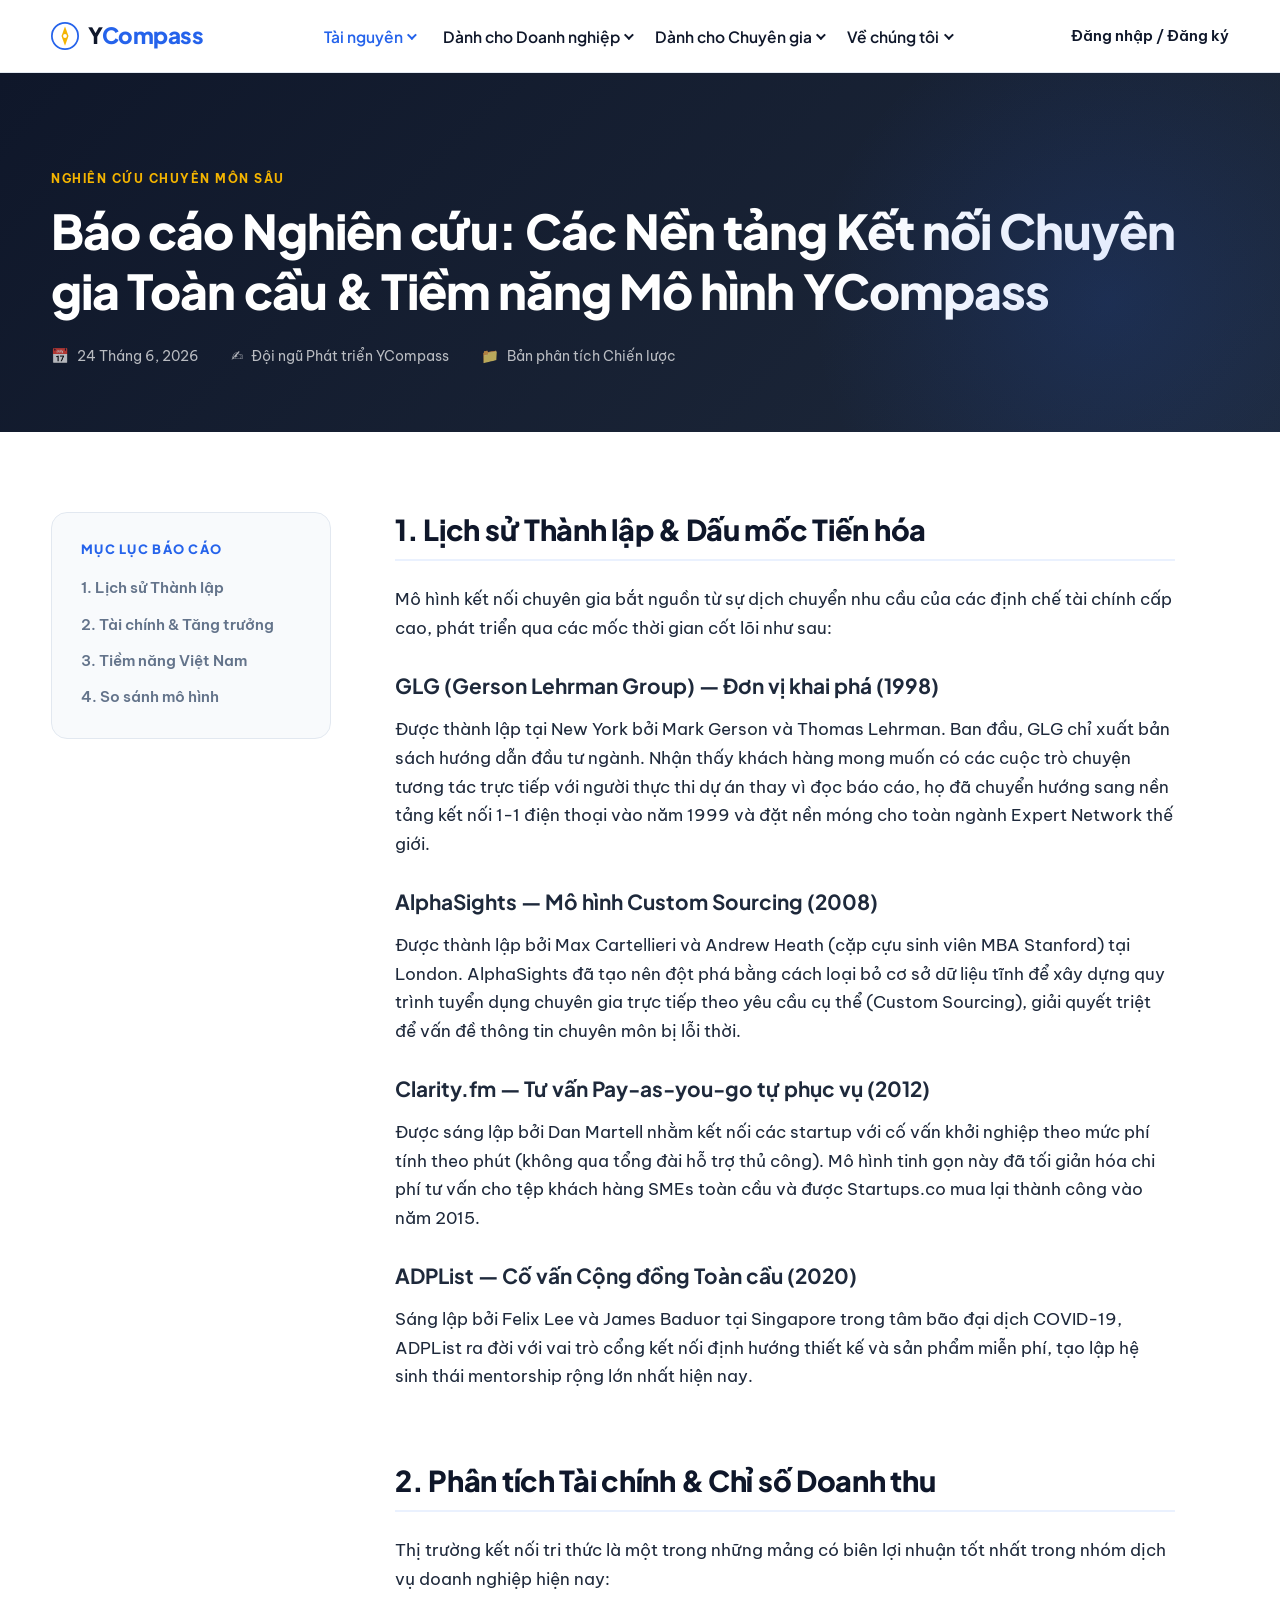
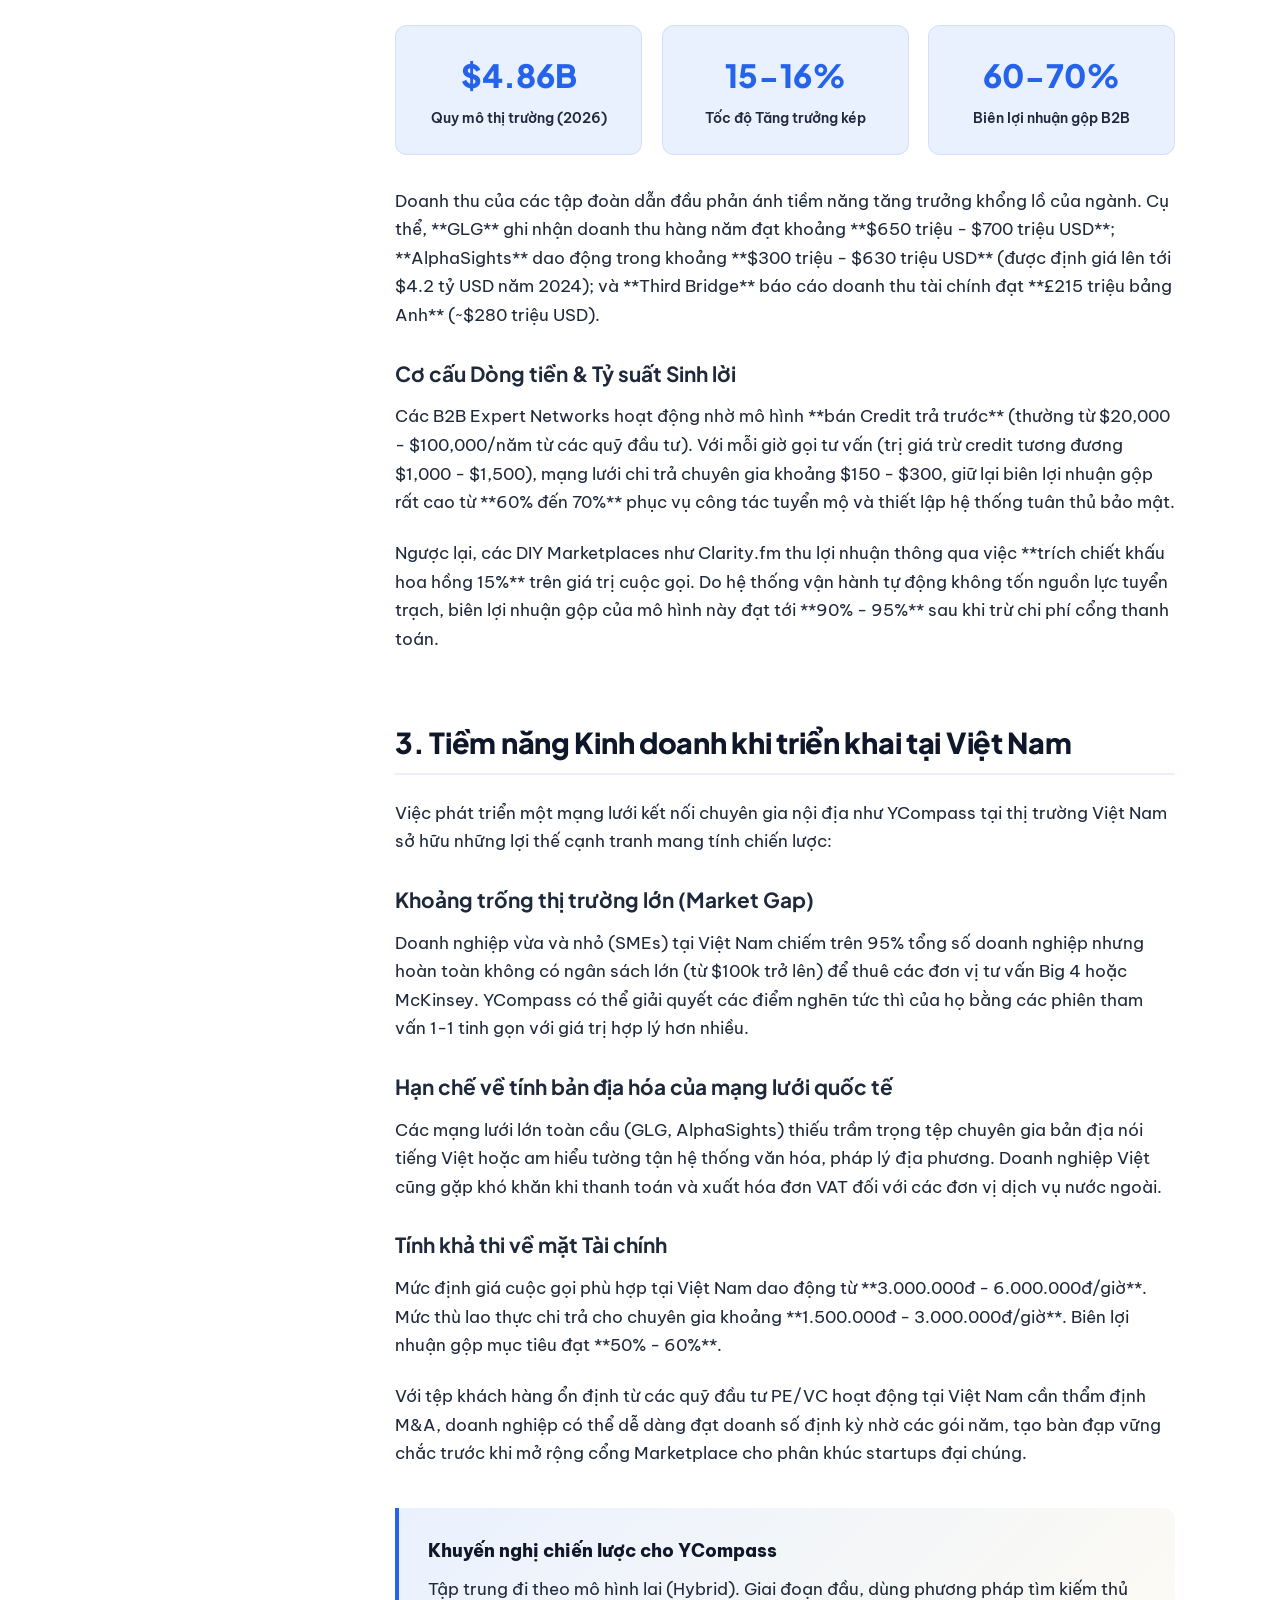
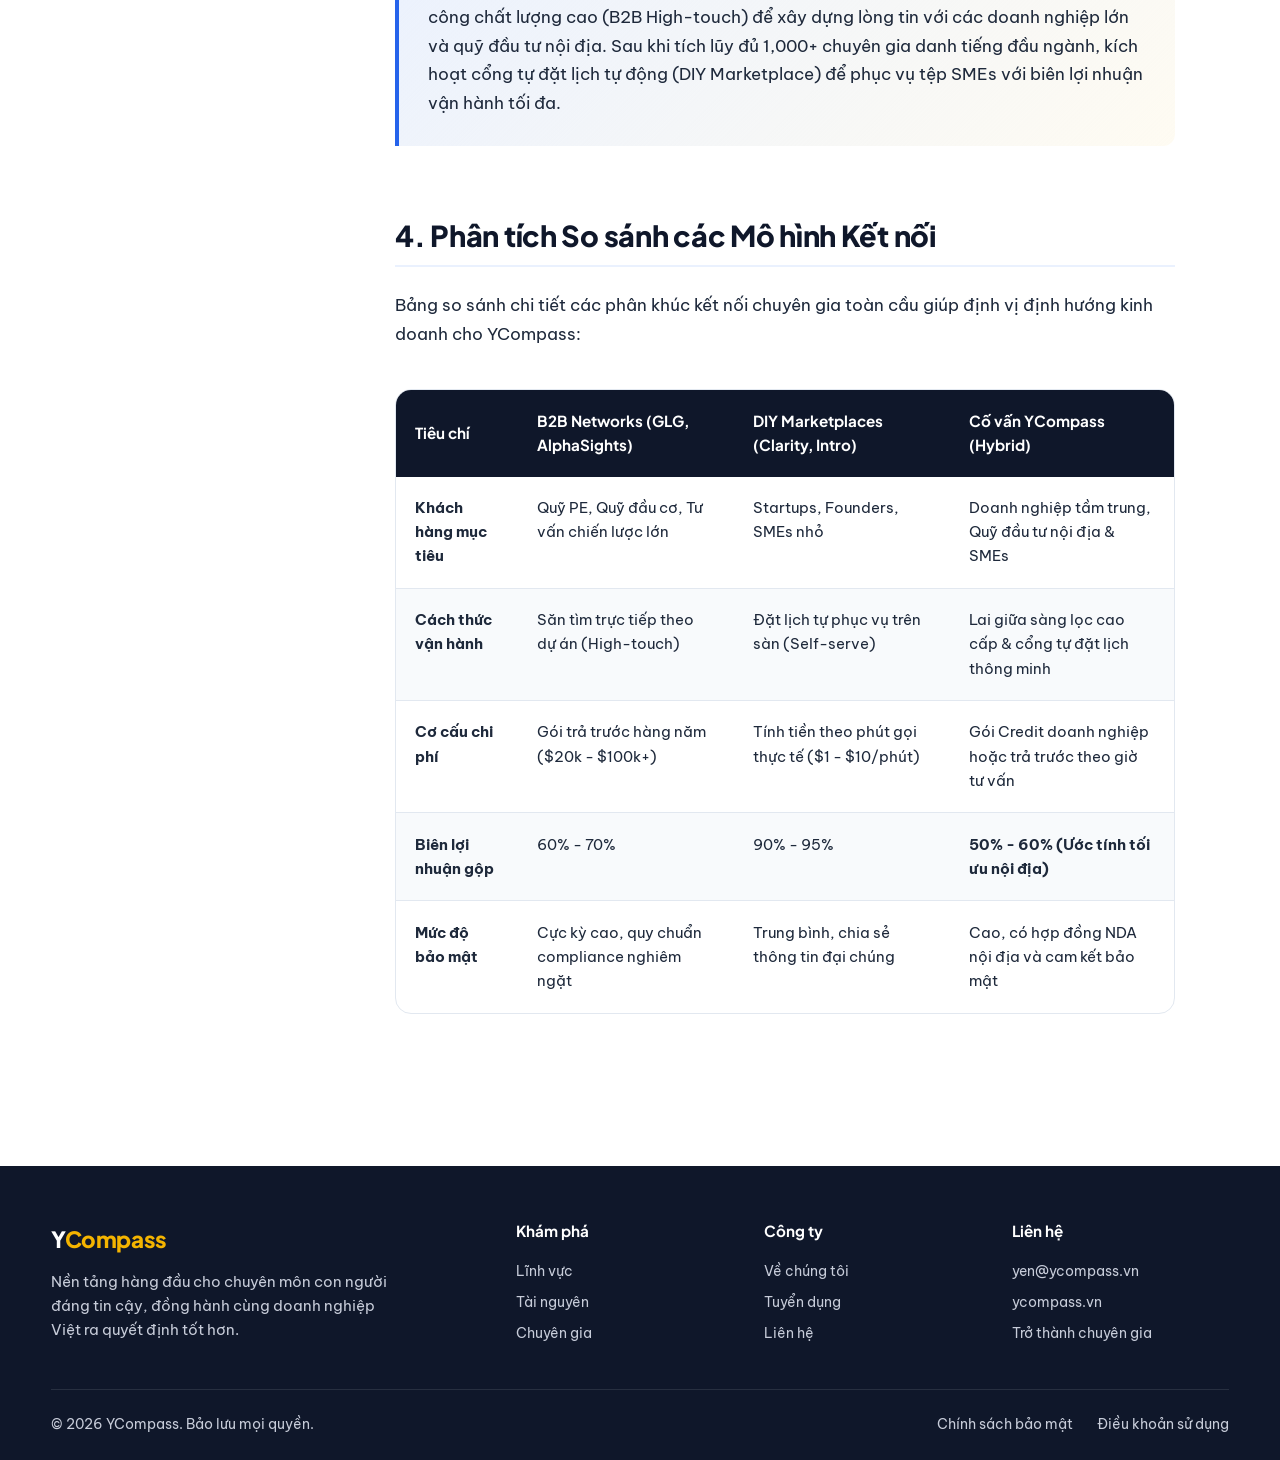
<file: expert-platforms-report.html>
<!DOCTYPE html>
<html lang="vi">
<head>
  <meta charset="UTF-8" />
  <meta name="viewport" content="width=device-width, initial-scale=1.0" />
  <title>Báo cáo Chuyên sâu: Nền tảng Kết nối Chuyên gia Toàn cầu & Tiềm năng YCompass</title>
  <meta name="description" content="Nghiên cứu chi tiết lịch sử thành lập, cơ cấu doanh thu, tăng trưởng và phân tích tiềm năng kinh doanh của mô hình mạng lưới chuyên gia tại thị trường Việt Nam." />
  <link rel="preconnect" href="https://fonts.googleapis.com" />
  <link rel="preconnect" href="https://fonts.gstatic.com" crossorigin />
  <link href="https://fonts.googleapis.com/css2?family=Plus+Jakarta+Sans:wght@400;500;600;700;800&family=Be+Vietnam+Pro:wght@400;500;600;700&display=swap" rel="stylesheet" />
  <link rel="stylesheet" href="styles.css" />
  
  <style>
    /* Custom override styles for the whitepaper report layout */
    .report-hero {
      background: linear-gradient(135deg, var(--navy) 0%, #1e293b 100%);
      color: #fff;
      padding: 6rem 0 4rem;
      position: relative;
      overflow: hidden;
    }
    
    .report-hero::before {
      content: '';
      position: absolute;
      top: -20%;
      right: -10%;
      width: 600px;
      height: 600px;
      background: radial-gradient(circle, rgba(37, 99, 235, 0.15) 0%, transparent 70%);
      border-radius: 50%;
    }

    .report-hero h1 {
      color: #fff;
      font-size: clamp(2rem, 4vw, 3rem);
      font-weight: 800;
      line-height: 1.25;
      margin-bottom: 1.5rem;
      letter-spacing: -0.02em;
    }

    .report-hero .meta-info {
      display: flex;
      gap: 2rem;
      font-size: 0.9rem;
      color: rgba(255, 255, 255, 0.7);
      flex-wrap: wrap;
      margin-top: 1.5rem;
    }

    .report-hero .meta-item {
      display: flex;
      align-items: center;
      gap: 0.5rem;
    }

    .report-layout {
      display: grid;
      grid-template-columns: 280px 1fr;
      gap: 4rem;
      padding: 5rem 0;
      align-items: start;
    }

    /* Table of Contents Sticky Sidebar */
    .toc-sidebar {
      position: sticky;
      top: 100px;
      background: var(--bg-alt);
      border: 1px solid var(--line);
      border-radius: var(--radius);
      padding: 1.8rem;
    }

    .toc-title {
      font-size: 0.8rem;
      text-transform: uppercase;
      font-weight: 800;
      letter-spacing: 0.1em;
      color: var(--purple);
      margin-bottom: 1.2rem;
    }

    .toc-list {
      list-style: none;
      display: flex;
      flex-direction: column;
      gap: 0.8rem;
    }

    .toc-link {
      font-size: 0.92rem;
      font-weight: 600;
      color: var(--muted);
      transition: color 0.15s;
      display: block;
    }

    .toc-link:hover, .toc-link.active {
      color: var(--purple);
    }

    /* Main Report Content */
    .report-body {
      max-width: 780px;
    }

    .report-section {
      margin-bottom: 4.5rem;
      scroll-margin-top: 100px;
    }

    .report-section h2 {
      font-size: 1.8rem;
      font-weight: 800;
      margin-bottom: 1.5rem;
      letter-spacing: -0.01em;
      border-bottom: 2px solid var(--purple-soft);
      padding-bottom: 0.8rem;
    }

    .report-section h3 {
      font-size: 1.3rem;
      font-weight: 700;
      margin: 2rem 0 1rem;
      color: var(--navy-soft);
    }

    .report-section p {
      color: var(--ink);
      font-size: 1.05rem;
      line-height: 1.7;
      margin-bottom: 1.4rem;
    }

    /* Key Statistics Grid */
    .stats-grid {
      display: grid;
      grid-template-columns: repeat(3, 1fr);
      gap: 1.2rem;
      margin: 2rem 0;
    }

    .stat-card-custom {
      background: var(--purple-soft);
      border: 1px solid rgba(37, 99, 235, 0.12);
      border-radius: 12px;
      padding: 1.5rem;
      text-align: center;
      transition: transform 0.2s;
    }

    .stat-card-custom:hover {
      transform: translateY(-2px);
    }

    .stat-number {
      font-size: 2rem;
      font-weight: 800;
      color: var(--purple);
      margin-bottom: 0.4rem;
      font-family: var(--head);
    }

    .stat-label {
      font-size: 0.85rem;
      font-weight: 600;
      color: var(--navy-soft);
    }

    /* Comparison Table override styling */
    .comparison-table-wrapper {
      overflow-x: auto;
      margin: 2.5rem 0;
      border: 1px solid var(--line);
      border-radius: var(--radius);
    }

    .comp-table {
      width: 100%;
      border-collapse: collapse;
      font-size: 0.95rem;
      text-align: left;
    }

    .comp-table th {
      background: var(--navy);
      color: #fff;
      padding: 1.2rem;
      font-weight: 700;
      font-family: var(--head);
    }

    .comp-table td {
      padding: 1.2rem;
      border-bottom: 1px solid var(--line);
      color: var(--ink);
      vertical-align: top;
    }

    .comp-table tr:last-child td {
      border-bottom: none;
    }

    .comp-table tr:nth-child(even) td {
      background: var(--bg-alt);
    }

    /* Callout block */
    .callout-box {
      background: linear-gradient(135deg, var(--purple-soft) 0%, rgba(244, 180, 0, 0.05) 100%);
      border-left: 4px solid var(--purple);
      padding: 1.8rem;
      border-radius: 0 12px 12px 0;
      margin: 2.5rem 0;
    }

    .callout-title {
      font-weight: 800;
      font-size: 1.1rem;
      color: var(--navy);
      margin-bottom: 0.6rem;
    }

    .callout-desc {
      font-size: 1rem;
      color: var(--ink);
      line-height: 1.6;
      margin: 0 !important;
    }

    /* Responsive */
    @media (max-width: 980px) {
      .report-layout {
        grid-template-columns: 1fr;
        gap: 3rem;
      }
      .toc-sidebar {
        display: none; /* Hide sidebar TOC on mobile */
      }
    }
  </style>
</head>
<body data-page="resources">

  <!-- Shared Header -->
  <div id="site-header"></div>

  <!-- ===== HERO SECTION ===== -->
  <section class="report-hero">
    <div class="container">
      <p class="eyebrow" style="color: var(--gold);">Nghiên cứu Chuyên môn sâu</p>
      <h1>Báo cáo Nghiên cứu: Các Nền tảng Kết nối Chuyên gia Toàn cầu & Tiềm năng Mô hình YCompass</h1>
      <div class="meta-info">
        <div class="meta-item">📅 <span>24 Tháng 6, 2026</span></div>
        <div class="meta-item">✍️ <span>Đội ngũ Phát triển YCompass</span></div>
        <div class="meta-item">📁 <span>Bản phân tích Chiến lược</span></div>
      </div>
    </div>
  </section>

  <!-- ===== REPORT BODY LAYOUT ===== -->
  <div class="container">
    <div class="report-layout">
      
      <!-- Table of Contents Sidebar -->
      <aside class="toc-sidebar">
        <h3 class="toc-title">Mục lục báo cáo</h3>
        <ul class="toc-list">
          <li><a href="#founding" class="toc-link active">1. Lịch sử Thành lập</a></li>
          <li><a href="#revenues" class="toc-link">2. Tài chính & Tăng trưởng</a></li>
          <li><a href="#vietnam" class="toc-link">3. Tiềm năng Việt Nam</a></li>
          <li><a href="#models" class="toc-link">4. So sánh mô hình</a></li>
        </ul>
      </aside>

      <!-- Main Content -->
      <main class="report-body">
        
        <!-- Section 1: Founding History -->
        <section class="report-section" id="founding">
          <h2>1. Lịch sử Thành lập & Dấu mốc Tiến hóa</h2>
          <p>
            Mô hình kết nối chuyên gia bắt nguồn từ sự dịch chuyển nhu cầu của các định chế tài chính cấp cao, phát triển qua các mốc thời gian cốt lõi như sau:
          </p>
          
          <h3>GLG (Gerson Lehrman Group) — Đơn vị khai phá (1998)</h3>
          <p>
            Được thành lập tại New York bởi Mark Gerson và Thomas Lehrman. Ban đầu, GLG chỉ xuất bản sách hướng dẫn đầu tư ngành. Nhận thấy khách hàng mong muốn có các cuộc trò chuyện tương tác trực tiếp với người thực thi dự án thay vì đọc báo cáo, họ đã chuyển hướng sang nền tảng kết nối 1-1 điện thoại vào năm 1999 và đặt nền móng cho toàn ngành Expert Network thế giới.
          </p>

          <h3>AlphaSights — Mô hình Custom Sourcing (2008)</h3>
          <p>
            Được thành lập bởi Max Cartellieri và Andrew Heath (cặp cựu sinh viên MBA Stanford) tại London. AlphaSights đã tạo nên đột phá bằng cách loại bỏ cơ sở dữ liệu tĩnh để xây dựng quy trình tuyển dụng chuyên gia trực tiếp theo yêu cầu cụ thể (Custom Sourcing), giải quyết triệt để vấn đề thông tin chuyên môn bị lỗi thời.
          </p>

          <h3>Clarity.fm — Tư vấn Pay-as-you-go tự phục vụ (2012)</h3>
          <p>
            Được sáng lập bởi Dan Martell nhằm kết nối các startup với cố vấn khởi nghiệp theo mức phí tính theo phút (không qua tổng đài hỗ trợ thủ công). Mô hình tinh gọn này đã tối giản hóa chi phí tư vấn cho tệp khách hàng SMEs toàn cầu và được Startups.co mua lại thành công vào năm 2015.
          </p>

          <h3>ADPList — Cố vấn Cộng đồng Toàn cầu (2020)</h3>
          <p>
            Sáng lập bởi Felix Lee và James Baduor tại Singapore trong tâm bão đại dịch COVID-19, ADPList ra đời với vai trò cổng kết nối định hướng thiết kế và sản phẩm miễn phí, tạo lập hệ sinh thái mentorship rộng lớn nhất hiện nay.
          </p>
        </section>

        <!-- Section 2: Revenues and Growth -->
        <section class="report-section" id="revenues">
          <h2>2. Phân tích Tài chính & Chỉ số Doanh thu</h2>
          <p>
            Thị trường kết nối tri thức là một trong những mảng có biên lợi nhuận tốt nhất trong nhóm dịch vụ doanh nghiệp hiện nay:
          </p>

          <!-- Metrics -->
          <div class="stats-grid">
            <div class="stat-card-custom">
              <div class="stat-number">$4.86B</div>
              <div class="stat-label">Quy mô thị trường (2026)</div>
            </div>
            <div class="stat-card-custom">
              <div class="stat-number">15-16%</div>
              <div class="stat-label">Tốc độ Tăng trưởng kép</div>
            </div>
            <div class="stat-card-custom">
              <div class="stat-number">60-70%</div>
              <div class="stat-label">Biên lợi nhuận gộp B2B</div>
            </div>
          </div>

          <p>
            Doanh thu của các tập đoàn dẫn đầu phản ánh tiềm năng tăng trưởng khổng lồ của ngành. Cụ thể, **GLG** ghi nhận doanh thu hàng năm đạt khoảng **$650 triệu - $700 triệu USD**; **AlphaSights** dao động trong khoảng **$300 triệu - $630 triệu USD** (được định giá lên tới $4.2 tỷ USD năm 2024); và **Third Bridge** báo cáo doanh thu tài chính đạt **£215 triệu bảng Anh** (~$280 triệu USD).
          </p>

          <h3>Cơ cấu Dòng tiền & Tỷ suất Sinh lời</h3>
          <p>
            Các B2B Expert Networks hoạt động nhờ mô hình **bán Credit trả trước** (thường từ $20,000 - $100,000/năm từ các quỹ đầu tư). Với mỗi giờ gọi tư vấn (trị giá trừ credit tương đương $1,000 - $1,500), mạng lưới chi trả chuyên gia khoảng $150 - $300, giữ lại biên lợi nhuận gộp rất cao từ **60% đến 70%** phục vụ công tác tuyển mộ và thiết lập hệ thống tuân thủ bảo mật.
          </p>
          <p>
            Ngược lại, các DIY Marketplaces như Clarity.fm thu lợi nhuận thông qua việc **trích chiết khấu hoa hồng 15%** trên giá trị cuộc gọi. Do hệ thống vận hành tự động không tốn nguồn lực tuyển trạch, biên lợi nhuận gộp của mô hình này đạt tới **90% - 95%** sau khi trừ chi phí cổng thanh toán.
          </p>
        </section>

        <!-- Section 3: Potential in Vietnam -->
        <section class="report-section" id="vietnam">
          <h2>3. Tiềm năng Kinh doanh khi triển khai tại Việt Nam</h2>
          <p>
            Việc phát triển một mạng lưới kết nối chuyên gia nội địa như YCompass tại thị trường Việt Nam sở hữu những lợi thế cạnh tranh mang tính chiến lược:
          </p>

          <h3>Khoảng trống thị trường lớn (Market Gap)</h3>
          <p>
            Doanh nghiệp vừa và nhỏ (SMEs) tại Việt Nam chiếm trên 95% tổng số doanh nghiệp nhưng hoàn toàn không có ngân sách lớn (từ $100k trở lên) để thuê các đơn vị tư vấn Big 4 hoặc McKinsey. YCompass có thể giải quyết các điểm nghẽn tức thì của họ bằng các phiên tham vấn 1-1 tinh gọn với giá trị hợp lý hơn nhiều.
          </p>

          <h3>Hạn chế về tính bản địa hóa của mạng lưới quốc tế</h3>
          <p>
            Các mạng lưới lớn toàn cầu (GLG, AlphaSights) thiếu trầm trọng tệp chuyên gia bản địa nói tiếng Việt hoặc am hiểu tường tận hệ thống văn hóa, pháp lý địa phương. Doanh nghiệp Việt cũng gặp khó khăn khi thanh toán và xuất hóa đơn VAT đối với các đơn vị dịch vụ nước ngoài.
          </p>

          <h3>Tính khả thi về mặt Tài chính</h3>
          <p>
            Mức định giá cuộc gọi phù hợp tại Việt Nam dao động từ **3.000.000đ - 6.000.000đ/giờ**. Mức thù lao thực chi trả cho chuyên gia khoảng **1.500.000đ - 3.000.000đ/giờ**. Biên lợi nhuận gộp mục tiêu đạt **50% - 60%**. 
          </p>
          <p>
            Với tệp khách hàng ổn định từ các quỹ đầu tư PE/VC hoạt động tại Việt Nam cần thẩm định M&A, doanh nghiệp có thể dễ dàng đạt doanh số định kỳ nhờ các gói năm, tạo bàn đạp vững chắc trước khi mở rộng cổng Marketplace cho phân khúc startups đại chúng.
          </p>

          <!-- Callout -->
          <div class="callout-box">
            <div class="callout-title">Khuyến nghị chiến lược cho YCompass</div>
            <p class="callout-desc">
              Tập trung đi theo mô hình lai (Hybrid). Giai đoạn đầu, dùng phương pháp tìm kiếm thủ công chất lượng cao (B2B High-touch) để xây dựng lòng tin với các doanh nghiệp lớn và quỹ đầu tư nội địa. Sau khi tích lũy đủ 1,000+ chuyên gia danh tiếng đầu ngành, kích hoạt cổng tự đặt lịch tự động (DIY Marketplace) để phục vụ tệp SMEs với biên lợi nhuận vận hành tối đa.
            </p>
          </div>
        </section>

        <!-- Section 4: Comparison Table -->
        <section class="report-section" id="models">
          <h2>4. Phân tích So sánh các Mô hình Kết nối</h2>
          <p>
            Bảng so sánh chi tiết các phân khúc kết nối chuyên gia toàn cầu giúp định vị định hướng kinh doanh cho YCompass:
          </p>

          <div class="comparison-table-wrapper">
            <table class="comp-table">
              <thead>
                <tr>
                  <th>Tiêu chí</th>
                  <th>B2B Networks (GLG, AlphaSights)</th>
                  <th>DIY Marketplaces (Clarity, Intro)</th>
                  <th>Cố vấn YCompass (Hybrid)</th>
                </tr>
              </thead>
              <tbody>
                <tr>
                  <td><strong>Khách hàng mục tiêu</strong></td>
                  <td>Quỹ PE, Quỹ đầu cơ, Tư vấn chiến lược lớn</td>
                  <td>Startups, Founders, SMEs nhỏ</td>
                  <td>Doanh nghiệp tầm trung, Quỹ đầu tư nội địa & SMEs</td>
                </tr>
                <tr>
                  <td><strong>Cách thức vận hành</strong></td>
                  <td>Săn tìm trực tiếp theo dự án (High-touch)</td>
                  <td>Đặt lịch tự phục vụ trên sàn (Self-serve)</td>
                  <td>Lai giữa sàng lọc cao cấp & cổng tự đặt lịch thông minh</td>
                </tr>
                <tr>
                  <td><strong>Cơ cấu chi phí</strong></td>
                  <td>Gói trả trước hàng năm ($20k - $100k+)</td>
                  <td>Tính tiền theo phút gọi thực tế ($1 - $10/phút)</td>
                  <td>Gói Credit doanh nghiệp hoặc trả trước theo giờ tư vấn</td>
                </tr>
                <tr>
                  <td><strong>Biên lợi nhuận gộp</strong></td>
                  <td>60% - 70%</td>
                  <td>90% - 95%</td>
                  <td><strong>50% - 60% (Ước tính tối ưu nội địa)</strong></td>
                </tr>
                <tr>
                  <td><strong>Mức độ bảo mật</strong></td>
                  <td>Cực kỳ cao, quy chuẩn compliance nghiêm ngặt</td>
                  <td>Trung bình, chia sẻ thông tin đại chúng</td>
                  <td>Cao, có hợp đồng NDA nội địa và cam kết bảo mật</td>
                </tr>
              </tbody>
            </table>
          </div>
        </section>

      </main>
    </div>
  </div>

  <!-- Shared Footer -->
  <div id="site-footer"></div>

  <!-- Layout Scripts -->
  <script src="layout.js"></script>
  <script src="script.js"></script>

  <!-- Interactive scroll highlighting for TOC -->
  <script>
    document.addEventListener('DOMContentLoaded', function() {
      const sections = document.querySelectorAll('.report-section');
      const navLinks = document.querySelectorAll('.toc-link');

      window.addEventListener('scroll', () => {
        let current = '';
        sections.forEach(section => {
          const sectionTop = section.offsetTop;
          const sectionHeight = section.clientHeight;
          if (pageYOffset >= (sectionTop - 150)) {
            current = section.getAttribute('id');
          }
        });

        navLinks.forEach(link => {
          link.classList.remove('active');
          if (link.getAttribute('href').substring(1) === current) {
            link.classList.add('active');
          }
        });
      });
    });
  </script>
</body>
</html>
</file>
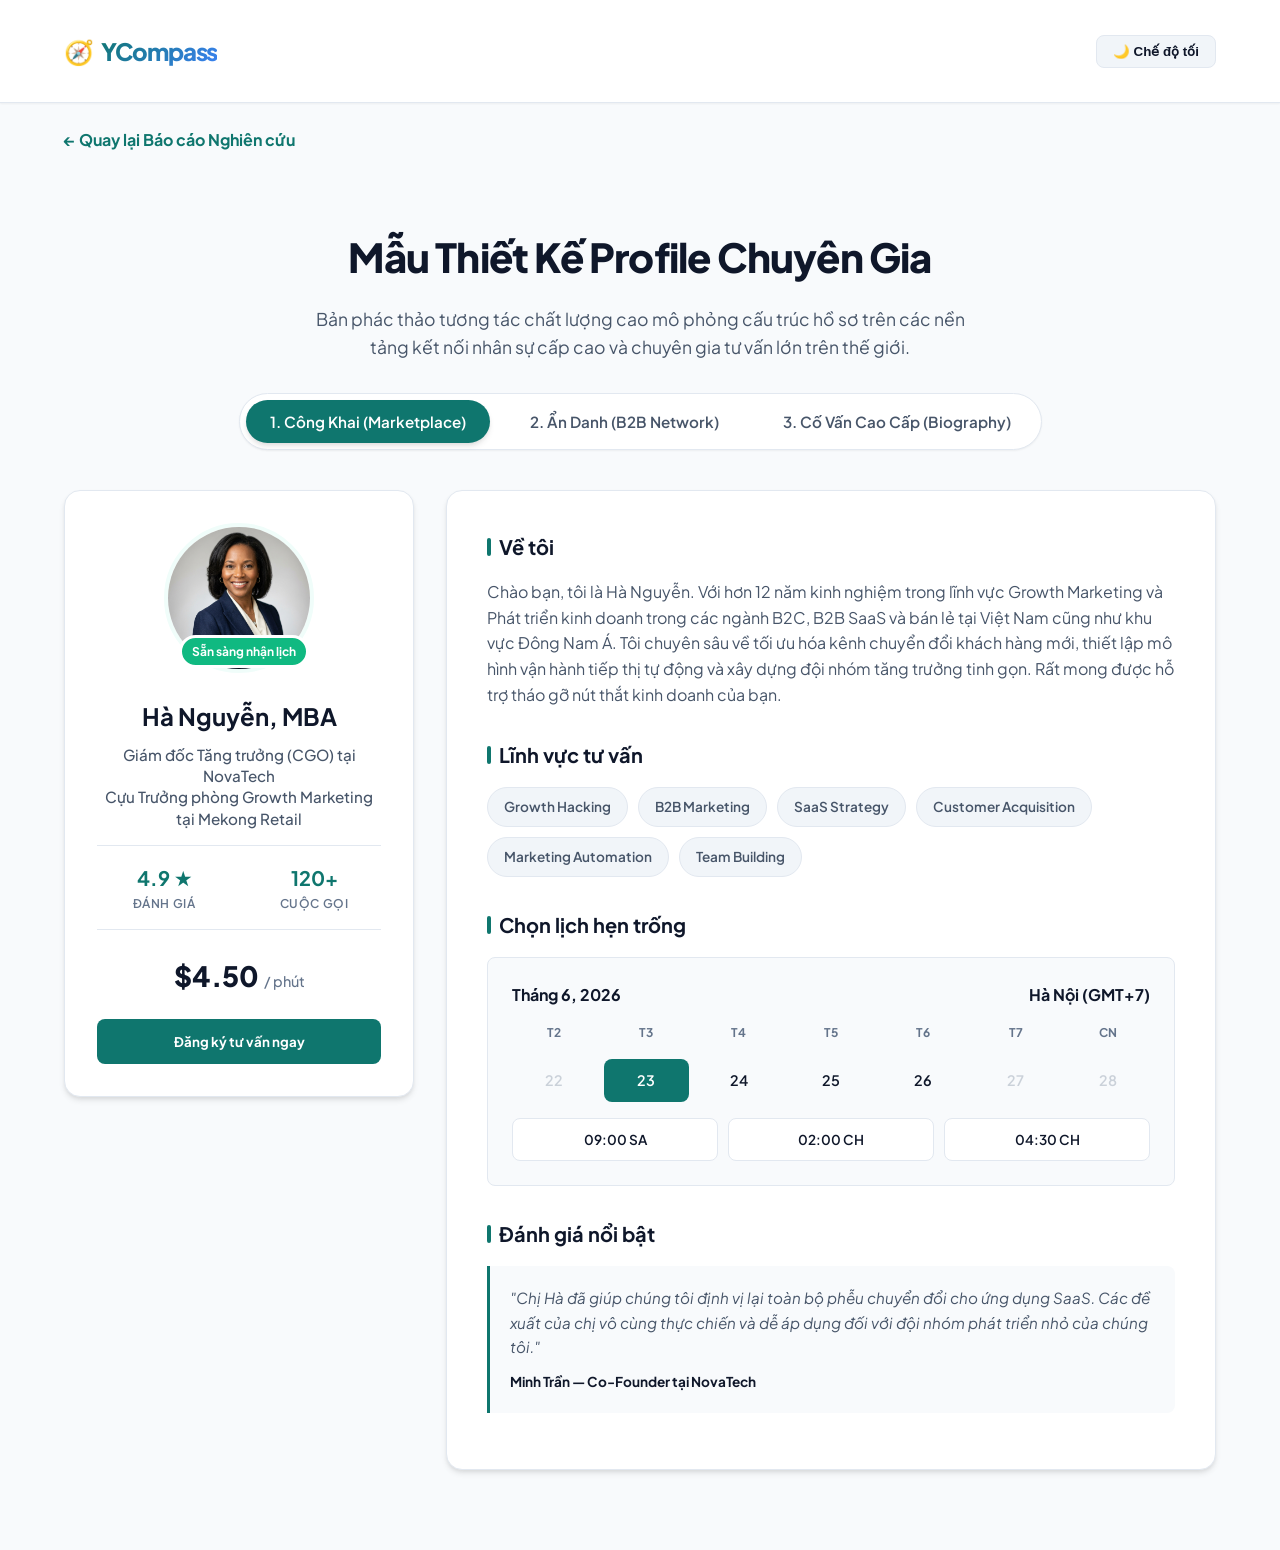
<file: expert_profile_mockups.html>
<!DOCTYPE html>
<html lang="vi">
<head>
  <meta charset="UTF-8" />
  <meta name="viewport" content="width=device-width, initial-scale=1.0" />
  <title>Bản Mẫu Profile Chuyên Gia & Nhân Sự Cấp Cao — YCompass</title>
  
  <!-- Google Fonts -->
  <link rel="preconnect" href="https://fonts.googleapis.com" />
  <link rel="preconnect" href="https://fonts.gstatic.com" crossorigin />
  <link href="https://fonts.googleapis.com/css2?family=Playfair+Display:ital,wght@0,400..900;1,400..900&family=Plus+Jakarta+Sans:wght@300;400;500;600;700;800&family=Be+Vietnam+Pro:wght@300;400;500;600;700;800&display=swap" rel="stylesheet" />

  <style>
    /* ==========================================================================
       RESET & BASE STYLES
       ========================================================================== */
    :root {
      /* Light Mode Colors */
      --bg-primary: #f8fafc;
      --bg-secondary: #ffffff;
      --bg-tertiary: #f1f5f9;
      --text-primary: #0f172a;
      --text-secondary: #475569;
      --text-muted: #64748b;
      --border-color: #e2e8f0;
      
      /* Accents */
      --primary: #0f766e;
      --primary-hover: #115e59;
      --primary-light: #f0fdfa;
      
      --accent-b2b: #1e3a8a;
      --accent-b2b-light: #eff6ff;
      --accent-exec: #7c2d12;
      --accent-exec-light: #fff7ed;

      --shadow-sm: 0 1px 2px 0 rgba(0, 0, 0, 0.05);
      --shadow-md: 0 4px 6px -1px rgba(0, 0, 0, 0.1), 0 2px 4px -1px rgba(0, 0, 0, 0.06);
      --shadow-lg: 0 10px 15px -3px rgba(0, 0, 0, 0.1), 0 4px 6px -2px rgba(0, 0, 0, 0.05);
      
      --radius-sm: 8px;
      --radius-md: 16px;
      --radius-lg: 24px;
      
      --font-sans: 'Plus Jakarta Sans', 'Be Vietnam Pro', sans-serif;
      --font-serif: 'Playfair Display', serif;
      --transition: all 0.3s cubic-bezier(0.4, 0, 0.2, 1);
    }

    /* Dark Mode Overrides */
    [data-theme="dark"] {
      --bg-primary: #0f172a;
      --bg-secondary: #1e293b;
      --bg-tertiary: #334155;
      --text-primary: #f8fafc;
      --text-secondary: #cbd5e1;
      --text-muted: #94a3b8;
      --border-color: #334155;
      
      --primary: #2dd4bf;
      --primary-hover: #14b8a6;
      --primary-light: #115e59;
      
      --accent-b2b: #3b82f6;
      --accent-b2b-light: #1e3a8a;
      --accent-exec: #fb923c;
      --accent-exec-light: #7c2d12;
    }

    * {
      box-sizing: border-box;
      margin: 0;
      padding: 0;
    }

    body {
      background-color: var(--bg-primary);
      color: var(--text-primary);
      font-family: var(--font-sans);
      line-height: 1.6;
      transition: var(--transition);
      padding-bottom: 80px;
    }

    a {
      color: inherit;
      text-decoration: none;
    }

    /* ==========================================================================
       CONTAINER & HEADER
       ========================================================================== */
    .container {
      max-width: 1200px;
      margin: 0 auto;
      padding: 0 24px;
    }

    header {
      padding: 32px 0;
      border-bottom: 1px solid var(--border-color);
      background-color: var(--bg-secondary);
      box-shadow: var(--shadow-sm);
      transition: var(--transition);
    }

    .header-inner {
      display: flex;
      justify-content: space-between;
      align-items: center;
    }

    .logo {
      font-weight: 800;
      font-size: 1.5rem;
      letter-spacing: -0.05em;
      color: var(--primary);
      display: flex;
      align-items: center;
      gap: 8px;
    }

    .logo span {
      background: linear-gradient(135deg, var(--primary) 0%, #3b82f6 100%);
      -webkit-background-clip: text;
      -webkit-text-fill-color: transparent;
    }

    .theme-toggle-btn {
      background-color: var(--bg-tertiary);
      border: 1px solid var(--border-color);
      padding: 8px 16px;
      border-radius: var(--radius-sm);
      cursor: pointer;
      color: var(--text-primary);
      font-weight: 600;
      display: flex;
      align-items: center;
      gap: 8px;
      transition: var(--transition);
    }

    .theme-toggle-btn:hover {
      background-color: var(--border-color);
      transform: translateY(-2px);
    }

    /* ==========================================================================
       INTRO SECTION & TABS NAVIGATION
       ========================================================================== */
    .intro {
      text-align: center;
      padding: 48px 0 32px;
    }

    .intro h1 {
      font-size: 2.5rem;
      font-weight: 800;
      margin-bottom: 16px;
      letter-spacing: -0.02em;
    }

    .intro p {
      color: var(--text-secondary);
      max-width: 680px;
      margin: 0 auto;
      font-size: 1.1rem;
    }

    .tabs-nav {
      display: flex;
      justify-content: center;
      gap: 16px;
      margin-bottom: 40px;
      padding: 6px;
      background-color: var(--bg-secondary);
      border: 1px solid var(--border-color);
      border-radius: 50px;
      width: fit-content;
      margin-left: auto;
      margin-right: auto;
      box-shadow: var(--shadow-sm);
    }

    .tab-btn {
      background: none;
      border: none;
      padding: 12px 24px;
      border-radius: 40px;
      cursor: pointer;
      font-family: var(--font-sans);
      font-size: 0.95rem;
      font-weight: 600;
      color: var(--text-secondary);
      transition: var(--transition);
    }

    .tab-btn.active {
      background-color: var(--primary);
      color: white;
      box-shadow: var(--shadow-md);
    }

    /* Tab content transitions */
    .tab-content {
      display: none;
      animation: fadeIn 0.4s ease-in-out forwards;
    }

    .tab-content.active {
      display: block;
    }

    @keyframes fadeIn {
      from { opacity: 0; transform: translateY(10px); }
      to { opacity: 1; transform: translateY(0); }
    }

    /* ==========================================================================
       TAB 1: PUBLIC DIY MARKETPLACE PROFILE
       ========================================================================== */
    .profile-grid-diy {
      display: grid;
      grid-template-columns: 350px 1fr;
      gap: 32px;
      align-items: start;
    }

    .card-sidebar {
      background-color: var(--bg-secondary);
      border: 1px solid var(--border-color);
      border-radius: var(--radius-md);
      padding: 32px;
      box-shadow: var(--shadow-md);
      text-align: center;
      transition: var(--transition);
    }

    .avatar-wrapper {
      position: relative;
      width: 150px;
      height: 150px;
      margin: 0 auto 24px;
    }

    .avatar-img {
      width: 100%;
      height: 100%;
      border-radius: 50%;
      object-fit: cover;
      border: 4px solid var(--primary-light);
    }

    .status-badge {
      position: absolute;
      bottom: 5px;
      right: 5px;
      background-color: #10b981;
      color: white;
      font-size: 0.75rem;
      font-weight: 700;
      padding: 4px 10px;
      border-radius: 20px;
      border: 3px solid var(--bg-secondary);
    }

    .expert-name {
      font-size: 1.5rem;
      font-weight: 700;
      margin-bottom: 8px;
    }

    .expert-title {
      font-size: 0.95rem;
      color: var(--text-secondary);
      font-weight: 500;
      margin-bottom: 16px;
      line-height: 1.4;
    }

    .expert-stats {
      display: flex;
      justify-content: center;
      gap: 16px;
      padding: 16px 0;
      border-top: 1px solid var(--border-color);
      border-bottom: 1px solid var(--border-color);
      margin-bottom: 24px;
    }

    .stat-item {
      flex: 1;
    }

    .stat-val {
      font-size: 1.25rem;
      font-weight: 700;
      color: var(--primary);
    }

    .stat-lbl {
      font-size: 0.75rem;
      color: var(--text-muted);
      text-transform: uppercase;
      font-weight: 600;
      letter-spacing: 0.05em;
    }

    .price-tag {
      font-size: 1.75rem;
      font-weight: 800;
      margin-bottom: 20px;
      color: var(--text-primary);
    }

    .price-tag span {
      font-size: 0.9rem;
      font-weight: 500;
      color: var(--text-muted);
    }

    .btn {
      display: inline-flex;
      justify-content: center;
      align-items: center;
      width: 100%;
      padding: 14px 28px;
      border-radius: var(--radius-sm);
      font-weight: 700;
      cursor: pointer;
      transition: var(--transition);
      border: none;
      font-family: var(--font-sans);
    }

    .btn-primary {
      background-color: var(--primary);
      color: white;
    }

    .btn-primary:hover {
      background-color: var(--primary-hover);
      transform: translateY(-2px);
      box-shadow: 0 4px 12px rgba(15, 118, 110, 0.3);
    }

    .profile-main {
      background-color: var(--bg-secondary);
      border: 1px solid var(--border-color);
      border-radius: var(--radius-md);
      padding: 40px;
      box-shadow: var(--shadow-md);
    }

    .section-title {
      font-size: 1.25rem;
      font-weight: 700;
      margin-bottom: 16px;
      display: flex;
      align-items: center;
      gap: 8px;
      color: var(--text-primary);
    }

    .section-title::before {
      content: '';
      display: inline-block;
      width: 4px;
      height: 18px;
      background-color: var(--primary);
      border-radius: 2px;
    }

    .bio-text {
      color: var(--text-secondary);
      margin-bottom: 32px;
    }

    .tags-grid {
      display: flex;
      flex-wrap: wrap;
      gap: 10px;
      margin-bottom: 32px;
    }

    .tag {
      background-color: var(--bg-tertiary);
      border: 1px solid var(--border-color);
      color: var(--text-secondary);
      padding: 8px 16px;
      border-radius: 30px;
      font-size: 0.85rem;
      font-weight: 600;
      transition: var(--transition);
    }

    .tag:hover {
      border-color: var(--primary);
      color: var(--primary);
    }

    /* Interactive Calendar Widget */
    .calendar-widget {
      background-color: var(--bg-primary);
      border: 1px solid var(--border-color);
      border-radius: var(--radius-sm);
      padding: 24px;
      margin-bottom: 32px;
    }

    .cal-header {
      display: flex;
      justify-content: space-between;
      align-items: center;
      margin-bottom: 16px;
      font-weight: 700;
    }

    .cal-grid {
      display: grid;
      grid-template-columns: repeat(7, 1fr);
      gap: 8px;
      text-align: center;
    }

    .cal-day-label {
      font-size: 0.75rem;
      font-weight: 700;
      color: var(--text-muted);
      padding-bottom: 8px;
    }

    .cal-day {
      padding: 10px 0;
      border-radius: var(--radius-sm);
      cursor: pointer;
      font-size: 0.9rem;
      font-weight: 600;
      transition: var(--transition);
    }

    .cal-day:hover:not(.disabled) {
      background-color: var(--primary-light);
      color: var(--primary);
    }

    .cal-day.active {
      background-color: var(--primary);
      color: white;
    }

    .cal-day.disabled {
      color: var(--text-muted);
      opacity: 0.3;
      cursor: not-allowed;
    }

    .time-slots {
      display: grid;
      grid-template-columns: repeat(3, 1fr);
      gap: 10px;
      margin-top: 16px;
      display: none; /* Show only when day is active */
      animation: fadeIn 0.3s ease-in-out;
    }

    .time-slot {
      background-color: var(--bg-secondary);
      border: 1px solid var(--border-color);
      padding: 10px;
      border-radius: var(--radius-sm);
      text-align: center;
      font-size: 0.85rem;
      font-weight: 600;
      cursor: pointer;
      transition: var(--transition);
    }

    .time-slot:hover {
      border-color: var(--primary);
      color: var(--primary);
    }

    .time-slot.selected {
      background-color: var(--primary);
      color: white;
      border-color: var(--primary);
    }

    /* Testimonials */
    .testimonial {
      border-left: 3px solid var(--primary);
      background-color: var(--bg-primary);
      padding: 20px;
      border-radius: 0 var(--radius-sm) var(--radius-sm) 0;
      margin-bottom: 16px;
    }

    .test-text {
      font-style: italic;
      color: var(--text-secondary);
      margin-bottom: 12px;
      font-size: 0.95rem;
    }

    .test-author {
      font-size: 0.85rem;
      font-weight: 700;
    }

    /* ==========================================================================
       TAB 2: ANONYMIZED B2B EXPERT PROFILE
       ========================================================================== */
    .profile-b2b {
      max-width: 850px;
      margin: 0 auto;
      background-color: var(--bg-secondary);
      border: 1px solid var(--border-color);
      border-radius: var(--radius-md);
      box-shadow: var(--shadow-md);
      overflow: hidden;
    }

    .b2b-header {
      background-color: var(--accent-b2b-light);
      padding: 32px 40px;
      border-bottom: 1px solid var(--border-color);
      display: flex;
      gap: 24px;
      align-items: center;
    }

    .b2b-icon-avatar {
      width: 70px;
      height: 70px;
      background-color: var(--accent-b2b);
      border-radius: 50%;
      display: flex;
      align-items: center;
      justify-content: center;
      color: white;
      font-size: 2rem;
      box-shadow: var(--shadow-sm);
    }

    .b2b-headline {
      flex: 1;
    }

    .b2b-label-sec {
      background-color: var(--accent-b2b);
      color: white;
      font-size: 0.75rem;
      font-weight: 800;
      text-transform: uppercase;
      padding: 4px 10px;
      border-radius: 4px;
      letter-spacing: 0.05em;
      width: fit-content;
      margin-bottom: 8px;
    }

    .b2b-headline h2 {
      font-size: 1.4rem;
      font-weight: 800;
      color: var(--text-primary);
      line-height: 1.3;
    }

    .b2b-meta-bar {
      display: flex;
      gap: 24px;
      padding: 16px 40px;
      background-color: var(--bg-tertiary);
      border-bottom: 1px solid var(--border-color);
      font-size: 0.85rem;
      color: var(--text-secondary);
      font-weight: 600;
    }

    .b2b-body {
      padding: 40px;
    }

    .screener-card {
      background-color: var(--bg-primary);
      border: 1px solid var(--border-color);
      border-radius: var(--radius-sm);
      padding: 20px;
      margin-bottom: 20px;
    }

    .screener-q {
      font-weight: 700;
      font-size: 0.95rem;
      margin-bottom: 8px;
      color: var(--accent-b2b);
    }

    .screener-a {
      font-size: 0.9rem;
      color: var(--text-secondary);
      line-height: 1.5;
    }

    .timeline {
      position: relative;
      padding-left: 24px;
      border-left: 2px solid var(--border-color);
      margin-top: 16px;
    }

    .timeline-item {
      position: relative;
      margin-bottom: 24px;
    }

    .timeline-item::before {
      content: '';
      position: absolute;
      left: -31px;
      top: 4px;
      width: 12px;
      height: 12px;
      border-radius: 50%;
      background-color: var(--accent-b2b);
      border: 3px solid var(--bg-secondary);
    }

    .timeline-date {
      font-size: 0.8rem;
      font-weight: 700;
      color: var(--text-muted);
      margin-bottom: 4px;
    }

    .timeline-title {
      font-size: 1rem;
      font-weight: 700;
      color: var(--text-primary);
    }

    .timeline-company {
      font-size: 0.85rem;
      font-weight: 600;
      color: var(--text-muted);
      font-style: italic;
    }

    /* ==========================================================================
       TAB 3: EXECUTIVE BIOGRAPHY & ADVISORY
       ========================================================================== */
    .profile-exec {
      max-width: 850px;
      margin: 0 auto;
      background-color: #faf9f6; /* Premium Cream background for Light Mode */
      color: #1e1e1e;
      border: 1px solid #d4cfc5;
      border-radius: var(--radius-sm);
      padding: 60px;
      box-shadow: var(--shadow-lg);
      font-family: var(--font-sans);
    }

    [data-theme="dark"] .profile-exec {
      background-color: #1a202c;
      color: #e2e8f0;
      border-color: #2d3748;
    }

    .exec-grid {
      display: grid;
      grid-template-columns: 200px 1fr;
      gap: 40px;
      align-items: start;
    }

    .exec-photo-card {
      border: 1px solid #d4cfc5;
      padding: 8px;
      background-color: white;
      box-shadow: var(--shadow-sm);
    }

    [data-theme="dark"] .exec-photo-card {
      border-color: #2d3748;
      background-color: #1e293b;
    }

    .exec-photo {
      width: 100%;
      aspect-ratio: 1;
      object-fit: cover;
    }

    .exec-header-text {
      border-bottom: 2px solid #7c2d12;
      padding-bottom: 24px;
      margin-bottom: 32px;
    }

    [data-theme="dark"] .exec-header-text {
      border-color: var(--accent-exec);
    }

    .exec-name {
      font-family: var(--font-serif);
      font-size: 2.5rem;
      font-weight: 500;
      margin-bottom: 8px;
      letter-spacing: -0.01em;
    }

    .exec-subtitle {
      font-size: 1rem;
      text-transform: uppercase;
      font-weight: 700;
      letter-spacing: 0.1em;
      color: #7c2d12;
    }

    [data-theme="dark"] .exec-subtitle {
      color: var(--accent-exec);
    }

    .exec-bio-section {
      font-size: 1.05rem;
      line-height: 1.7;
      text-align: justify;
      margin-bottom: 40px;
      font-weight: 400;
    }

    .exec-section-title {
      font-family: var(--font-serif);
      font-size: 1.35rem;
      font-weight: 600;
      color: #1e1e1e;
      border-bottom: 1px solid #d4cfc5;
      padding-bottom: 8px;
      margin-bottom: 16px;
    }

    [data-theme="dark"] .exec-section-title {
      color: #f8fafc;
      border-color: #2d3748;
    }

    .board-list {
      list-style-type: none;
      margin-bottom: 32px;
    }

    .board-item {
      padding: 12px 0;
      border-bottom: 1px dashed #d4cfc5;
    }

    [data-theme="dark"] .board-item {
      border-color: #2d3748;
    }

    .board-item:last-child {
      border-bottom: none;
    }

    .board-role {
      font-weight: 700;
      font-size: 1rem;
    }

    .board-org {
      color: #7c2d12;
      font-weight: 600;
      font-size: 0.9rem;
    }

    [data-theme="dark"] .board-org {
      color: var(--accent-exec);
    }

    /* ==========================================================================
       BOOKING MODAL
       ========================================================================== */
    .modal-overlay {
      position: fixed;
      top: 0;
      left: 0;
      right: 0;
      bottom: 0;
      background-color: rgba(0, 0, 0, 0.6);
      backdrop-filter: blur(4px);
      z-index: 1000;
      display: flex;
      align-items: center;
      justify-content: center;
      opacity: 0;
      pointer-events: none;
      transition: var(--transition);
    }

    .modal-overlay.active {
      opacity: 1;
      pointer-events: auto;
    }

    .modal-box {
      background-color: var(--bg-secondary);
      border: 1px solid var(--border-color);
      border-radius: var(--radius-md);
      padding: 40px;
      width: 100%;
      max-width: 480px;
      box-shadow: var(--shadow-lg);
      transform: translateY(20px);
      transition: var(--transition);
      position: relative;
    }

    .modal-overlay.active .modal-box {
      transform: translateY(0);
    }

    .modal-close {
      position: absolute;
      top: 20px;
      right: 20px;
      background: none;
      border: none;
      font-size: 1.5rem;
      cursor: pointer;
      color: var(--text-muted);
    }

    .modal-title {
      font-size: 1.5rem;
      font-weight: 800;
      margin-bottom: 12px;
      text-align: center;
    }

    .modal-desc {
      text-align: center;
      color: var(--text-secondary);
      margin-bottom: 24px;
      font-size: 0.95rem;
    }

    .form-group {
      margin-bottom: 16px;
    }

    .form-label {
      display: block;
      font-weight: 700;
      font-size: 0.85rem;
      margin-bottom: 6px;
      text-transform: uppercase;
      color: var(--text-secondary);
    }

    .form-input {
      width: 100%;
      padding: 12px;
      border: 1px solid var(--border-color);
      background-color: var(--bg-primary);
      color: var(--text-primary);
      border-radius: var(--radius-sm);
      font-family: var(--font-sans);
      font-size: 0.95rem;
      outline: none;
      transition: var(--transition);
    }

    .form-input:focus {
      border-color: var(--primary);
      box-shadow: 0 0 0 3px var(--primary-light);
    }

    /* Success message inside modal */
    .success-alert {
      display: none;
      text-align: center;
      animation: fadeIn 0.4s forwards;
    }

    .success-icon {
      font-size: 3rem;
      color: #10b981;
      margin-bottom: 16px;
    }

    /* Helper Utilities */
    .badge-grp {
      display: flex;
      gap: 12px;
      margin-top: 12px;
    }

    .badge-icon {
      background-color: var(--primary-light);
      color: var(--primary);
      padding: 6px 12px;
      border-radius: 20px;
      font-size: 0.8rem;
      font-weight: 700;
    }

    /* Back button and float info */
    .back-nav {
      margin: 24px 0;
    }
    
    .back-nav a {
      color: var(--primary);
      font-weight: 700;
      display: inline-flex;
      align-items: center;
      gap: 6px;
    }
    
    .back-nav a:hover {
      text-decoration: underline;
    }
  </style>
</head>
<body data-theme="light">

  <!-- ===== HEADER ===== -->
  <header>
    <div class="container header-inner">
      <div class="logo">
        🧭 <span>YCompass</span>
      </div>
      <button class="theme-toggle-btn" id="themeToggleBtn">
        🌙 Chế độ tối
      </button>
    </div>
  </header>

  <!-- ===== MAIN BODY ===== -->
  <main class="container">
    
    <div class="back-nav">
      <a href="file:///Users/emilynguyen/.gemini/antigravity/brain/80b48a52-f4f3-47ce-997b-94c556c151fa/expert_profiles_research.md">← Quay lại Báo cáo Nghiên cứu</a>
    </div>

    <!-- Intro -->
    <section class="intro">
      <h1>Mẫu Thiết Kế Profile Chuyên Gia</h1>
      <p>Bản phác thảo tương tác chất lượng cao mô phỏng cấu trúc hồ sơ trên các nền tảng kết nối nhân sự cấp cao và chuyên gia tư vấn lớn trên thế giới.</p>
    </section>

    <!-- Navigation Tabs -->
    <nav class="tabs-nav">
      <button class="tab-btn active" onclick="switchTab('diy')">1. Công Khai (Marketplace)</button>
      <button class="tab-btn" onclick="switchTab('b2b')">2. Ẩn Danh (B2B Network)</button>
      <button class="tab-btn" onclick="switchTab('exec')">3. Cố Vấn Cao Cấp (Biography)</button>
    </nav>

    <!-- ==========================================
         TAB 1: DIY MARKETPLACE PROFILE
         ========================================== -->
    <div id="tab-diy" class="tab-content active">
      <div class="profile-grid-diy">
        
        <!-- Left Sidebar Card -->
        <aside class="card-sidebar">
          <div class="avatar-wrapper">
            <img src="images/female_expert.png" alt="Chuyên gia nữ" class="avatar-img" />
            <span class="status-badge">Sẵn sàng nhận lịch</span>
          </div>
          
          <h2 class="expert-name">Hà Nguyễn, MBA</h2>
          <p class="expert-title">Giám đốc Tăng trưởng (CGO) tại NovaTech<br>Cựu Trưởng phòng Growth Marketing tại Mekong Retail</p>
          
          <div class="expert-stats">
            <div class="stat-item">
              <div class="stat-val">4.9 ★</div>
              <div class="stat-lbl">Đánh giá</div>
            </div>
            <div class="stat-item">
              <div class="stat-val">120+</div>
              <div class="stat-lbl">Cuộc gọi</div>
            </div>
          </div>
          
          <div class="price-tag">$4.50 <span>/ phút</span></div>
          <button class="btn btn-primary" onclick="openBookingModal('Hà Nguyễn', '$4.50/phút')">Đăng ký tư vấn ngay</button>
        </aside>

        <!-- Right Main Info -->
        <section class="profile-main">
          <div class="section-title">Về tôi</div>
          <p class="bio-text">
            Chào bạn, tôi là Hà Nguyễn. Với hơn 12 năm kinh nghiệm trong lĩnh vực Growth Marketing và Phát triển kinh doanh trong các ngành B2C, B2B SaaS và bán lẻ tại Việt Nam cũng như khu vực Đông Nam Á. Tôi chuyên sâu về tối ưu hóa kênh chuyển đổi khách hàng mới, thiết lập mô hình vận hành tiếp thị tự động và xây dựng đội nhóm tăng trưởng tinh gọn. Rất mong được hỗ trợ tháo gỡ nút thắt kinh doanh của bạn.
          </p>

          <div class="section-title">Lĩnh vực tư vấn</div>
          <div class="tags-grid">
            <span class="tag">Growth Hacking</span>
            <span class="tag">B2B Marketing</span>
            <span class="tag">SaaS Strategy</span>
            <span class="tag">Customer Acquisition</span>
            <span class="tag">Marketing Automation</span>
            <span class="tag">Team Building</span>
          </div>

          <div class="section-title">Chọn lịch hẹn trống</div>
          <div class="calendar-widget">
            <div class="cal-header">
              <span>Tháng 6, 2026</span>
              <span>Hà Nội (GMT+7)</span>
            </div>
            <div class="cal-grid">
              <span class="cal-day-label">T2</span>
              <span class="cal-day-label">T3</span>
              <span class="cal-day-label">T4</span>
              <span class="cal-day-label">T5</span>
              <span class="cal-day-label">T6</span>
              <span class="cal-day-label">T7</span>
              <span class="cal-day-label">CN</span>

              <span class="cal-day disabled">22</span>
              <span class="cal-day active" onclick="selectDate(23)">23</span>
              <span class="cal-day" onclick="selectDate(24)">24</span>
              <span class="cal-day" onclick="selectDate(25)">25</span>
              <span class="cal-day" onclick="selectDate(26)">26</span>
              <span class="cal-day disabled">27</span>
              <span class="cal-day disabled">28</span>
            </div>
            
            <!-- Time slots (shown when day clicked) -->
            <div class="time-slots" id="timeSlotsContainer" style="display: grid;">
              <div class="time-slot" onclick="selectTimeSlot(this)">09:00 SA</div>
              <div class="time-slot" onclick="selectTimeSlot(this)">02:00 CH</div>
              <div class="time-slot" onclick="selectTimeSlot(this)">04:30 CH</div>
            </div>
          </div>

          <div class="section-title">Đánh giá nổi bật</div>
          <div class="testimonial">
            <p class="test-text">"Chị Hà đã giúp chúng tôi định vị lại toàn bộ phễu chuyển đổi cho ứng dụng SaaS. Các đề xuất của chị vô cùng thực chiến và dễ áp dụng đối với đội nhóm phát triển nhỏ của chúng tôi."</p>
            <div class="test-author">Minh Trần — Co-Founder tại NovaTech</div>
          </div>
        </section>

      </div>
    </div>

    <!-- ==========================================
         TAB 2: ANONYMIZED B2B EXPERT PROFILE
         ========================================== -->
    <div id="tab-b2b" class="tab-content">
      <div class="profile-b2b">
        
        <!-- Header -->
        <div class="b2b-header">
          <div class="b2b-icon-avatar">👤</div>
          <div class="b2b-headline">
            <div class="b2b-label-sec">HỒ SƠ ĐÃ KHẢO SÁT & XÁC MINH</div>
            <h2>Cựu Giám đốc Chuỗi cung ứng tại Tập đoàn Bán lẻ Top 3 Việt Nam</h2>
          </div>
        </div>

        <!-- Meta Bar -->
        <div class="b2b-meta-bar">
          <span>Khách hàng mục tiêu: Doanh nghiệp F&B, E-commerce</span>
          <span>•</span>
          <span>Số năm kinh nghiệm: 18 năm</span>
          <span>•</span>
          <span>Tính cập nhật: Đã rời vị trí cách đây 6 tháng</span>
        </div>

        <!-- Body -->
        <div class="b2b-body">
          <div class="section-title" style="color: var(--accent-b2b); font-size: 1.15rem;">Câu trả lời sàng lọc (Screener Answers)</div>
          
          <div class="screener-card">
            <p class="screener-q">Q: Ông/Bà có thể chia sẻ kinh nghiệm xử lý đứt gãy chuỗi cung ứng thực phẩm tươi sống trong giai đoạn biến động lớn không?</p>
            <p class="screener-a">A: Tôi từng trực tiếp điều phối đội ngũ 150 nhân sự chuyển đổi 80% luồng cung ứng từ các nguồn cung tập trung sang các vệ tinh địa phương chỉ trong vòng 5 ngày. Đảm bảo nguồn hàng rau củ quả không bị gián đoạn và kiểm soát tỷ lệ hao hụt dưới 4% (mức thông thường của thị trường là 12%).</p>
          </div>

          <div class="screener-card">
            <p class="screener-q">Q: Kinh nghiệm của Ông/Bà đối với việc thiết lập và vận hành hệ thống kho lạnh (Cold chain)?</p>
            <p class="screener-a">A: Tôi từng giám sát xây dựng và thiết lập quy trình vận hành cho 3 trung tâm phân phối kho lạnh tiêu chuẩn quốc tế lớn tại TP.HCM và Bình Dương với tổng mức đầu tư trên 12 triệu USD. Am hiểu tường tận về các thiết bị phần cứng, phần mềm WMS quản lý nhiệt độ thời gian thực.</p>
          </div>

          <div class="section-title" style="color: var(--accent-b2b); font-size: 1.15rem; margin-top: 32px;">Lịch sử sự nghiệp ẩn danh</div>
          <div class="timeline">
            <div class="timeline-item">
              <div class="timeline-date">2020 - 2025</div>
              <div class="timeline-title">Giám đốc Chuỗi cung ứng Toàn quốc</div>
              <div class="timeline-company">Tập đoàn Chuỗi Siêu thị Hàng đầu Việt Nam (Quy mô >500 điểm bán)</div>
            </div>
            <div class="timeline-item">
              <div class="timeline-date">2014 - 2020</div>
              <div class="timeline-title">Trưởng phòng Vận hành Logistics cấp cao</div>
              <div class="timeline-company">Công ty E-commerce Đa quốc gia (Top 2 thị trường Việt Nam)</div>
            </div>
          </div>
          
          <div style="margin-top: 32px; text-align: center;">
            <button class="btn btn-primary" style="background-color: var(--accent-b2b); width: auto; padding-left: 40px; padding-right: 40px;" onclick="openBookingModal('Chuyên gia Chuỗi cung ứng (Ẩn danh)', 'Báo giá theo Dự án')">
              Yêu cầu phỏng vấn chuyên gia này
            </button>
          </div>
        </div>

      </div>
    </div>

    <!-- ==========================================
         TAB 3: EXECUTIVE BIOGRAPHY & ADVISORY
         ========================================== -->
    <div id="tab-exec" class="tab-content">
      <div class="profile-exec">
        
        <div class="exec-grid">
          
          <!-- Image and quick details -->
          <div>
            <div class="exec-photo-card">
              <img src="images/male_executive.png" alt="Andrew Nguyen Photo" class="exec-photo" />
            </div>
            <div style="margin-top: 24px; text-align: center;">
              <button class="btn btn-primary" style="background-color: #7c2d12; border-radius: 0; font-size: 0.85rem;" onclick="openBookingModal('Andrew Nguyen', 'Cố vấn HĐQT / Dự án đặc biệt')">
                LIÊN HỆ ĐẶT LỊCH HỘI CHẨN
              </button>
            </div>
          </div>

          <!-- Main Bio Content -->
          <div>
            <div class="exec-header-text">
              <h2 class="exec-name">Andrew Nguyen, Ph.D.</h2>
              <p class="exec-subtitle">Thành viên HĐQT Độc lập & Cố vấn Chiến lược Quản trị Doanh nghiệp</p>
            </div>

            <div class="exec-bio-section">
              <p style="margin-bottom: 16px;">
                Tiến sĩ Andrew Nguyen là một chuyên gia quản trị và điều hành doanh nghiệp kỳ cựu với hơn 25 năm hoạt động thực chiến tại khu vực Châu Á - Thái Bình Dương. Ông chuyên sâu cố vấn cho các tập đoàn đa quốc gia và tổng công ty gia đình lớn trong giai đoạn chuyển đổi mô hình kinh doanh, tái cấu trúc tài chính và xây dựng hệ thống quản trị rủi ro tiên tiến.
              </p>
              <p>
                Trước khi hoạt động với tư cách Thành viên Hội đồng quản trị độc lập, ông từng giữ chức vụ Giám đốc Điều hành (CEO) của Saigon Capital trong 8 năm và có thời gian dài làm việc tại văn phòng cố vấn chiến lược McKinsey & Company tại Singapore. Ông nổi tiếng với năng lực định hình tầm nhìn dài hạn và kiến tạo văn hóa minh bạch cho tổ chức.
              </p>
            </div>

            <h3 class="exec-section-title">Kinh nghiệm Hội đồng quản trị hiện tại</h3>
            <ul class="board-list">
              <li class="board-item">
                <div class="board-role">Thành viên Hội đồng quản trị độc lập</div>
                <div class="board-org">NovaTech JSC — Ủy ban Kiểm toán & Nhân sự</div>
              </li>
              <li class="board-item">
                <div class="board-role">Chủ tịch Hội đồng cố vấn Chiến lược</div>
                <div class="board-org">VietGroup Corp — Ban chuyển đổi tổ chức bền vững</div>
              </li>
              <li class="board-item">
                <div class="board-role">Cố vấn cao cấp Ban Giám đốc</div>
                <div class="board-org">An Phát Logistics — Phát triển thị trường nước ngoài</div>
              </li>
            </ul>

            <h3 class="exec-section-title">Bằng cấp & Học thuật nổi bật</h3>
            <ul class="board-list">
              <li class="board-item">
                <div class="board-role">Tiến sĩ Quản trị Kinh doanh (Ph.D. in Management)</div>
                <div class="board-org">Trường Kinh doanh Stanford (Stanford Graduate School of Business), Hoa Kỳ</div>
              </li>
              <li class="board-item">
                <div class="board-role">Thành viên Chuyên nghiệp được Chứng nhận (Certified Director)</div>
                <div class="board-org">Viện Thành viên Hội đồng Quản trị Việt Nam (VIOD)</div>
              </li>
            </ul>
          </div>

        </div>

      </div>
    </div>

  </main>

  <!-- ===== BOOKING MODAL ===== -->
  <div class="modal-overlay" id="bookingModal">
    <div class="modal-box">
      <button class="modal-close" onclick="closeBookingModal()">✕</button>
      
      <!-- Form state -->
      <div id="bookingFormState">
        <h3 class="modal-title">Đặt lịch hội chẩn</h3>
        <p class="modal-desc">Bạn đang đăng ký kết nối với chuyên gia <strong id="modalExpertName"></strong> (<span id="modalExpertPrice"></span>)</p>
        
        <div class="form-group">
          <label class="form-label" for="userName">Họ và tên của bạn</label>
          <input type="text" id="userName" class="form-input" placeholder="Ví dụ: Nguyễn Văn A" required />
        </div>
        
        <div class="form-group">
          <label class="form-label" for="userEmail">Email doanh nghiệp</label>
          <input type="email" id="userEmail" class="form-input" placeholder="ten@doanhnghiep.com" required />
        </div>

        <div class="form-group">
          <label class="form-label" for="userPhone">Số điện thoại liên hệ</label>
          <input type="tel" id="userPhone" class="form-input" placeholder="Ví dụ: 0901234567" required />
        </div>

        <div class="form-group">
          <label class="form-label" for="problemDesc">Tóm tắt ngắn gọn vấn đề cần tư vấn</label>
          <textarea id="problemDesc" class="form-input" style="height: 100px; resize: none;" placeholder="Ví dụ: Cần rà soát quy trình kho bãi thực phẩm đông lạnh..."></textarea>
        </div>

        <button class="btn btn-primary" style="margin-top: 10px;" onclick="submitBooking()">Xác nhận thông tin & Gửi yêu cầu</button>
      </div>

      <!-- Success state -->
      <div id="bookingSuccessState" class="success-alert">
        <div class="success-icon">✓</div>
        <h3 class="modal-title">Đăng ký thành công!</h3>
        <p class="modal-desc" style="margin-bottom: 0;">YCompass đã tiếp nhận thông tin của bạn. Đội ngũ Support sẽ liên hệ lại trong vòng 2 giờ làm việc để hoàn tất xác minh và lên lịch.</p>
      </div>

    </div>
  </div>

  <!-- ===== JAVASCRIPT LOGIC ===== -->
  <script>
    // Tab Switching Logic
    function switchTab(tabId) {
      // Hide all contents
      document.querySelectorAll('.tab-content').forEach(content => {
        content.classList.remove('active');
      });
      
      // Remove active class from all buttons
      document.querySelectorAll('.tab-btn').forEach(btn => {
        btn.classList.remove('active');
      });
      
      // Show target tab content
      document.getElementById('tab-' + tabId).classList.add('active');
      
      // Find the button that was clicked and set it active
      event.currentTarget.classList.add('active');
    }

    // Interactive Calendar Day Selection
    function selectDate(dayNum) {
      document.querySelectorAll('.cal-day').forEach(day => {
        day.classList.remove('active');
      });
      event.currentTarget.classList.add('active');
      
      // Smoothly show time slots when a date is selected
      const slots = document.getElementById('timeSlotsContainer');
      slots.style.display = 'grid';
    }

    function selectTimeSlot(slotElement) {
      document.querySelectorAll('.time-slot').forEach(slot => {
        slot.classList.remove('selected');
      });
      slotElement.classList.add('selected');
    }

    // Modal Control
    const modal = document.getElementById('bookingModal');
    
    function openBookingModal(expertName, priceText) {
      document.getElementById('modalExpertName').innerText = expertName;
      document.getElementById('modalExpertPrice').innerText = priceText;
      
      // Reset form states
      document.getElementById('bookingFormState').style.display = 'block';
      document.getElementById('bookingSuccessState').style.display = 'none';
      
      modal.classList.add('active');
    }

    function closeBookingModal() {
      modal.classList.remove('active');
    }

    // Handle form submit
    function submitBooking() {
      // Basic validation
      const name = document.getElementById('userName').value;
      const email = document.getElementById('userEmail').value;
      const phone = document.getElementById('userPhone').value;

      if (!name || !email || !phone) {
        alert('Vui lòng điền đầy đủ các thông tin bắt buộc (Họ tên, Email và Số điện thoại).');
        return;
      }

      // Transition to success state
      document.getElementById('bookingFormState').style.display = 'none';
      document.getElementById('bookingSuccessState').style.display = 'block';
    }

    // Theme Toggle Logic
    const themeToggleBtn = document.getElementById('themeToggleBtn');
    themeToggleBtn.addEventListener('click', () => {
      const currentTheme = document.body.getAttribute('data-theme');
      if (currentTheme === 'dark') {
        document.body.setAttribute('data-theme', 'light');
        themeToggleBtn.innerText = '🌙 Chế độ tối';
      } else {
        document.body.setAttribute('data-theme', 'dark');
        themeToggleBtn.innerText = '☀️ Chế độ sáng';
      }
    });
  </script>
</body>
</html>
</file>
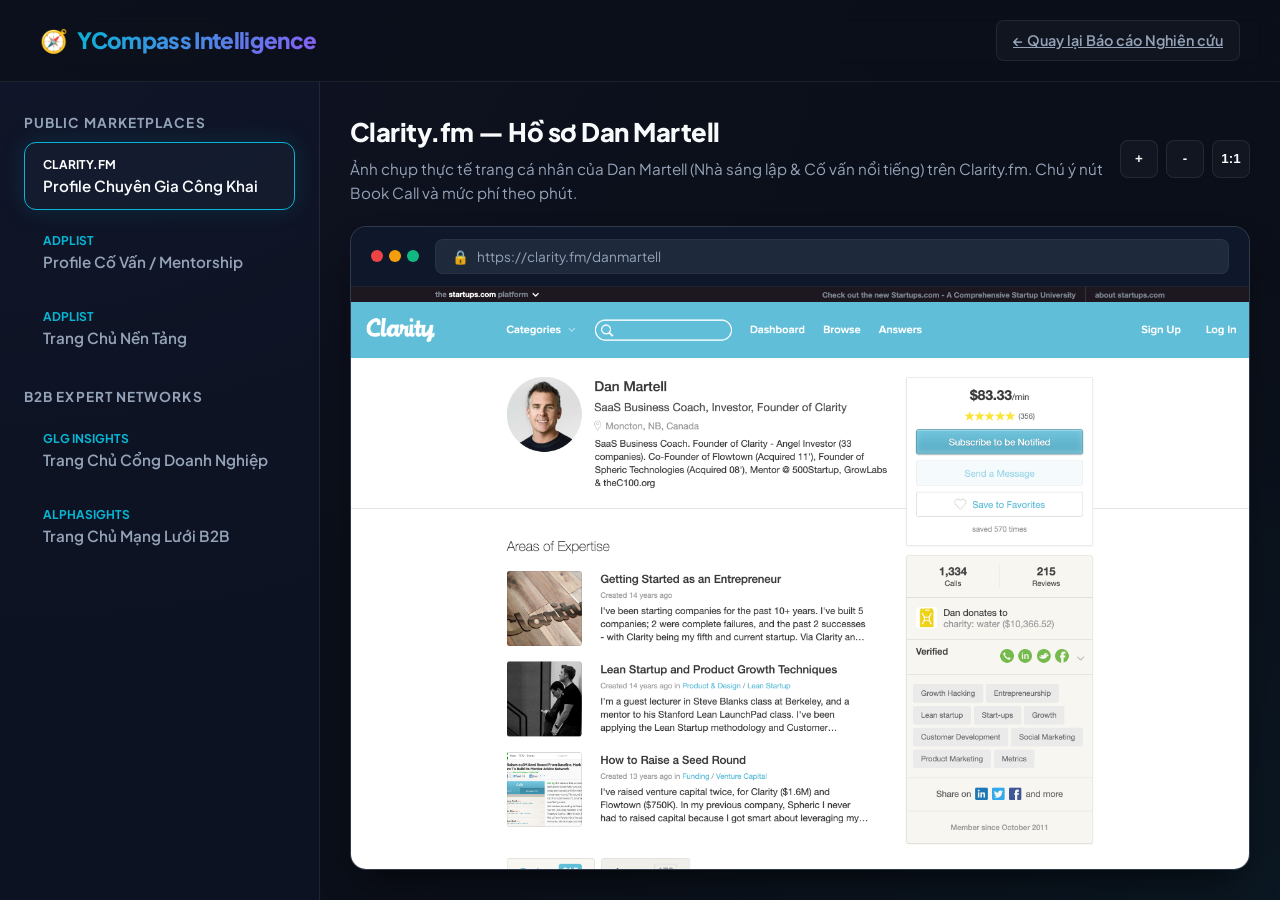
<file: original_platform_screenshots.html>
<!DOCTYPE html>
<html lang="vi">
<head>
  <meta charset="UTF-8" />
  <meta name="viewport" content="width=device-width, initial-scale=1.0" />
  <title>Ảnh Chụp Thực Tế Các Nền Tảng Chuyên Gia Toàn Cầu — YCompass</title>
  
  <!-- Google Fonts -->
  <link rel="preconnect" href="https://fonts.googleapis.com" />
  <link rel="preconnect" href="https://fonts.gstatic.com" crossorigin />
  <link href="https://fonts.googleapis.com/css2?family=Plus+Jakarta+Sans:wght@300;400;500;600;700;800&family=Be+Vietnam+Pro:wght@300;400;500;600;700;800&display=swap" rel="stylesheet" />

  <style>
    :root {
      --bg-dark: #0b0f19;
      --bg-card: rgba(22, 30, 49, 0.7);
      --border-glass: rgba(255, 255, 255, 0.08);
      --text-white: #f8fafc;
      --text-gray: #94a3b8;
      --primary-cyan: #06b6d4;
      --primary-cyan-hover: #0891b2;
      --accent-purple: #8b5cf6;
      --shadow-glow: 0 0 25px rgba(6, 182, 212, 0.15);
      
      --font-sans: 'Plus Jakarta Sans', 'Be Vietnam Pro', sans-serif;
      --transition: all 0.3s cubic-bezier(0.4, 0, 0.2, 1);
    }

    * {
      box-sizing: border-box;
      margin: 0;
      padding: 0;
    }

    body {
      background-color: var(--bg-dark);
      background-image: 
        radial-gradient(at 0% 0%, rgba(139, 92, 246, 0.08) 0px, transparent 50%),
        radial-gradient(at 100% 100%, rgba(6, 182, 212, 0.08) 0px, transparent 50%);
      color: var(--text-white);
      font-family: var(--font-sans);
      line-height: 1.6;
      height: 100vh;
      overflow: hidden;
      display: flex;
      flex-direction: column;
    }

    /* ==========================================================================
       HEADER & NAVIGATION
       ========================================================================== */
    header {
      padding: 20px 40px;
      background: rgba(11, 15, 25, 0.8);
      backdrop-filter: blur(12px);
      border-bottom: 1px solid var(--border-glass);
      display: flex;
      justify-content: space-between;
      align-items: center;
      z-index: 10;
    }

    .brand {
      display: flex;
      align-items: center;
      gap: 10px;
      font-weight: 800;
      font-size: 1.4rem;
      color: var(--text-white);
      letter-spacing: -0.03em;
    }

    .brand span {
      background: linear-gradient(135deg, var(--primary-cyan) 0%, var(--accent-purple) 100%);
      -webkit-background-clip: text;
      -webkit-text-fill-color: transparent;
    }

    .back-btn {
      color: var(--text-gray);
      font-size: 0.9rem;
      font-weight: 600;
      padding: 8px 16px;
      border-radius: 8px;
      background: rgba(255, 255, 255, 0.03);
      border: 1px solid var(--border-glass);
      transition: var(--transition);
    }

    .back-btn:hover {
      color: var(--text-white);
      background: rgba(255, 255, 255, 0.08);
      border-color: var(--primary-cyan);
    }

    /* ==========================================================================
       WORKSPACE LAYOUT
       ========================================================================== */
    .app-workspace {
      flex: 1;
      display: grid;
      grid-template-columns: 320px 1fr;
      overflow: hidden;
    }

    /* Sidebar (Menu) */
    .sidebar {
      background: rgba(15, 23, 42, 0.5);
      border-right: 1px solid var(--border-glass);
      padding: 30px 24px;
      display: flex;
      flex-direction: column;
      gap: 24px;
      overflow-y: auto;
    }

    .sidebar h2 {
      font-size: 0.85rem;
      font-weight: 700;
      text-transform: uppercase;
      letter-spacing: 0.08em;
      color: var(--text-gray);
      margin-bottom: 8px;
    }

    .menu-group {
      display: flex;
      flex-direction: column;
      gap: 8px;
    }

    .menu-item {
      background: none;
      border: 1px solid transparent;
      padding: 14px 18px;
      border-radius: 12px;
      color: var(--text-gray);
      font-family: var(--font-sans);
      font-size: 0.95rem;
      font-weight: 600;
      text-align: left;
      cursor: pointer;
      display: flex;
      flex-direction: column;
      gap: 4px;
      transition: var(--transition);
    }

    .menu-item:hover {
      background: rgba(255, 255, 255, 0.02);
      color: var(--text-white);
      border-color: rgba(255, 255, 255, 0.05);
    }

    .menu-item.active {
      background: var(--bg-card);
      color: var(--text-white);
      border-color: var(--primary-cyan);
      box-shadow: var(--shadow-glow);
    }

    .menu-item-platform {
      font-size: 0.75rem;
      text-transform: uppercase;
      font-weight: 700;
      color: var(--primary-cyan);
    }

    .menu-item.active .menu-item-platform {
      color: #fff;
    }

    /* Main Showcase Area */
    .showcase {
      padding: 30px;
      display: flex;
      flex-direction: column;
      gap: 20px;
      overflow: hidden;
      background: rgba(11, 15, 25, 0.4);
    }

    .showcase-header {
      display: flex;
      justify-content: space-between;
      align-items: center;
    }

    .screenshot-title {
      font-size: 1.6rem;
      font-weight: 800;
      letter-spacing: -0.02em;
    }

    .screenshot-desc {
      color: var(--text-gray);
      font-size: 0.95rem;
      margin-top: 4px;
    }

    /* Zoom & Pan Controls */
    .controls {
      display: flex;
      gap: 8px;
    }

    .control-btn {
      background: rgba(255, 255, 255, 0.03);
      border: 1px solid var(--border-glass);
      color: var(--text-white);
      width: 38px;
      height: 38px;
      border-radius: 8px;
      display: flex;
      align-items: center;
      justify-content: center;
      cursor: pointer;
      font-weight: 700;
      transition: var(--transition);
    }

    .control-btn:hover {
      background: var(--primary-cyan);
      border-color: var(--primary-cyan);
    }

    /* Web Browser Container Mockup */
    .browser-frame {
      flex: 1;
      background: #1e293b;
      border: 1px solid var(--border-glass);
      border-radius: 16px;
      display: flex;
      flex-direction: column;
      overflow: hidden;
      box-shadow: 0 20px 40px -15px rgba(0, 0, 0, 0.7);
    }

    .browser-header {
      background: #0f172a;
      padding: 12px 20px;
      display: flex;
      align-items: center;
      gap: 16px;
      border-bottom: 1px solid rgba(255, 255, 255, 0.05);
    }

    .browser-dots {
      display: flex;
      gap: 6px;
    }

    .browser-dot {
      width: 12px;
      height: 12px;
      border-radius: 50%;
      background: #334155;
    }

    .browser-dot.red { background: #ef4444; }
    .browser-dot.yellow { background: #f59e0b; }
    .browser-dot.green { background: #10b981; }

    .browser-address {
      flex: 1;
      background: #1e293b;
      padding: 6px 16px;
      border-radius: 8px;
      font-size: 0.85rem;
      color: var(--text-gray);
      display: flex;
      align-items: center;
      gap: 8px;
      border: 1px solid rgba(255, 255, 255, 0.05);
    }

    .browser-viewport {
      flex: 1;
      overflow: auto;
      background: #0f172a;
      position: relative;
      cursor: grab;
      user-select: none;
    }

    .browser-viewport:active {
      cursor: grabbing;
    }

    .screenshot-img {
      width: 100%;
      height: auto;
      display: block;
      transform-origin: top left;
      transition: transform 0.2s cubic-bezier(0.1, 0.8, 0.2, 1);
    }
  </style>
</head>
<body>

  <!-- ===== HEADER ===== -->
  <header>
    <div class="brand">
      🧭 <span>YCompass Intelligence</span>
    </div>
    <a href="file:///Users/emilynguyen/.gemini/antigravity/brain/80b48a52-f4f3-47ce-997b-94c556c151fa/expert_profiles_research.md" class="back-btn">
      ← Quay lại Báo cáo Nghiên cứu
    </a>
  </header>

  <!-- ===== APP WORKSPACE ===== -->
  <div class="app-workspace">
    
    <!-- Sidebar navigation -->
    <aside class="sidebar">
      <div>
        <h2>Public Marketplaces</h2>
        <div class="menu-group">
          <button class="menu-item active" onclick="loadScreenshot('clarity_danmartell.png', 'https://clarity.fm/danmartell', 'Clarity.fm — Hồ sơ Dan Martell', 'Ảnh chụp thực tế trang cá nhân của Dan Martell (Nhà sáng lập & Cố vấn nổi tiếng) trên Clarity.fm. Chú ý nút Book Call và mức phí theo phút.')">
            <span class="menu-item-platform">Clarity.fm</span>
            <span>Profile Chuyên Gia Công Khai</span>
          </button>
          
          <button class="menu-item" onclick="loadScreenshot('adplist_felix.png', 'https://adplist.org/mentors/felix-lee', 'ADPList — Hồ sơ Mentorship Felix Lee', 'Ảnh chụp thực tế trang của Felix Lee (Co-Founder ADPList) với khối đặt lịch tư vấn, kinh nghiệm làm việc và các đánh giá nổi bật từ học viên.')">
            <span class="menu-item-platform">ADPList</span>
            <span>Profile Cố Vấn / Mentorship</span>
          </button>
          
          <button class="menu-item" onclick="loadScreenshot('adplist_home.png', 'https://adplist.org/', 'ADPList — Trang Chủ Hệ Sinh Thái', 'Trang chủ nền tảng kết nối cố vấn công nghệ lớn nhất toàn cầu. Thể hiện các chủ đề chuyên sâu và bộ lọc chuyên gia.')">
            <span class="menu-item-platform">ADPList</span>
            <span>Trang Chủ Nền Tảng</span>
          </button>
        </div>
      </div>

      <div>
        <h2>B2B Expert Networks</h2>
        <div class="menu-group">
          <button class="menu-item" onclick="loadScreenshot('glg_home.png', 'https://glginsights.com/', 'GLG Insights — Trang Chủ Mạng Lưới Lớn Nhất', 'Cổng giao tiếp của Gerson Lehrman Group (GLG). Nền tảng B2B kết nối các định chế tài chính lớn với chuyên gia ẩn danh.')">
            <span class="menu-item-platform">GLG Insights</span>
            <span>Trang Chủ Cổng Doanh Nghiệp</span>
          </button>

          <button class="menu-item" onclick="loadScreenshot('alphasights_home.png', 'https://www.alphasights.com/', 'AlphaSights — Hệ Thống Tư Vấn Quỹ Đầu Tư', 'Trang chủ AlphaSights. Thể hiện cách định vị dịch vụ tư vấn cao cấp và quy chuẩn bảo mật dự án.')">
            <span class="menu-item-platform">AlphaSights</span>
            <span>Trang Chủ Mạng Lưới B2B</span>
          </button>
        </div>
      </div>
    </aside>

    <!-- Main Viewport Showcase -->
    <main class="showcase">
      <div class="showcase-header">
        <div>
          <h1 class="screenshot-title" id="titleText">Clarity.fm — Hồ sơ Dan Martell</h1>
          <p class="screenshot-desc" id="descText">Ảnh chụp thực tế trang cá nhân của Dan Martell (Nhà sáng lập & Cố vấn nổi tiếng) trên Clarity.fm. Chú ý nút Book Call và mức phí theo phút.</p>
        </div>
        
        <!-- Controls -->
        <div class="controls">
          <button class="control-btn" onclick="zoom(0.1)" title="Phóng to">+</button>
          <button class="control-btn" onclick="zoom(-0.1)" title="Thu nhỏ">-</button>
          <button class="control-btn" onclick="resetZoom()" title="Đặt lại">1:1</button>
        </div>
      </div>

      <!-- Browser Container -->
      <div class="browser-frame">
        <div class="browser-header">
          <div class="browser-dots">
            <div class="browser-dot red"></div>
            <div class="browser-dot yellow"></div>
            <div class="browser-dot green"></div>
          </div>
          <div class="browser-address">
            🔒 <span id="addressText">https://clarity.fm/danmartell</span>
          </div>
        </div>
        
        <div class="browser-viewport" id="viewport">
          <img src="images/clarity_danmartell.png" alt="Screenshot" class="screenshot-img" id="screenshotImg" />
        </div>
      </div>
    </main>

  </div>

  <!-- ===== INTERACTIVE SCRIPT ===== -->
  <script>
    let scale = 1.0;
    const img = document.getElementById('screenshotImg');
    const viewport = document.getElementById('viewport');

    function loadScreenshot(fileName, url, title, desc) {
      // Set active menu item
      document.querySelectorAll('.menu-item').forEach(item => {
        item.classList.remove('active');
      });
      event.currentTarget.classList.add('active');

      // Update text details
      document.getElementById('titleText').innerText = title;
      document.getElementById('descText').innerText = desc;
      document.getElementById('addressText').innerText = url;

      // Update image
      img.src = 'images/' + fileName;
      resetZoom();
    }

    function zoom(amount) {
      scale = Math.min(Math.max(0.3, scale + amount), 3.0);
      applyTransform();
    }

    function resetZoom() {
      scale = 1.0;
      applyTransform();
      viewport.scrollLeft = 0;
      viewport.scrollTop = 0;
    }

    function applyTransform() {
      img.style.transform = `scale(${scale})`;
    }

    // Drag-to-Scroll implementation
    let isDown = false;
    let startX, startY;
    let scrollLeft, scrollTop;

    viewport.addEventListener('mousedown', (e) => {
      isDown = true;
      viewport.style.cursor = 'grabbing';
      startX = e.pageX - viewport.offsetLeft;
      startY = e.pageY - viewport.offsetTop;
      scrollLeft = viewport.scrollLeft;
      scrollTop = viewport.scrollTop;
    });

    viewport.addEventListener('mouseleave', () => {
      isDown = false;
      viewport.style.cursor = 'grab';
    });

    viewport.addEventListener('mouseup', () => {
      isDown = false;
      viewport.style.cursor = 'grab';
    });

    viewport.addEventListener('mousemove', (e) => {
      if(!isDown) return;
      e.preventDefault();
      const x = e.pageX - viewport.offsetLeft;
      const y = e.pageY - viewport.offsetTop;
      const walkX = (x - startX) * 1.5;
      const walkY = (y - startY) * 1.5;
      viewport.scrollLeft = scrollLeft - walkX;
      viewport.scrollTop = scrollTop - walkY;
    });
  </script>
</body>
</html>
</file>
<file: styles.css>
:root {
  --purple: #2563eb;
  --purple-dark: #1d4ed8;
  --purple-soft: #eaf1fe;
  --gold: #F4B400;
  --navy: #0f172a;
  --navy-soft: #1e293b;
  --ink: #1e293b;
  --muted: #64748b;
  --line: #e2e8f0;
  --bg: #ffffff;
  --bg-alt: #f8fafc;
  --radius: 16px;
  --shadow: 0 18px 40px -22px rgba(22, 27, 39, .35);
  --font: "Be Vietnam Pro", "Plus Jakarta Sans", system-ui, sans-serif;
  --head: "Plus Jakarta Sans", "Be Vietnam Pro", system-ui, sans-serif;
}

* { box-sizing: border-box; margin: 0; padding: 0; }
html { scroll-behavior: smooth; }
body {
  font-family: var(--font);
  color: var(--ink);
  background: var(--bg);
  line-height: 1.6;
  -webkit-font-smoothing: antialiased;
}
h1, h2, h3, h4, h5 { font-family: var(--head); line-height: 1.2; color: var(--navy); }
a { color: inherit; text-decoration: none; }
img { max-width: 100%; }

.container { width: min(1180px, 92%); margin-inline: auto; }

/* ===== Buttons ===== */
.btn {
  display: inline-flex; align-items: center; justify-content: center;
  font-weight: 600; font-family: var(--head);
  padding: .7rem 1.35rem; border-radius: 999px; border: 1.5px solid transparent;
  cursor: pointer; transition: transform .15s ease, box-shadow .2s ease, background .2s ease;
  font-size: .95rem; white-space: nowrap;
}
.btn-lg { padding: .9rem 1.8rem; font-size: 1rem; }
.btn-primary { background: var(--purple); color: #fff; }
.btn-primary:hover { background: var(--purple-dark); transform: translateY(-2px); box-shadow: 0 12px 24px -10px rgba(37,99,235,.6); }
.btn-gold { background: var(--gold); color: var(--navy); }
.btn-gold:hover { transform: translateY(-2px); box-shadow: 0 12px 24px -10px rgba(244,180,0,.7); }
.btn-ghost { background: transparent; color: var(--navy); border-color: var(--line); }
.btn-ghost:hover { border-color: var(--purple); color: var(--purple); }

.eyebrow {
  text-transform: uppercase; letter-spacing: .12em; font-size: .78rem;
  font-weight: 700; color: var(--purple); margin-bottom: .75rem;
}

/* ===== Header ===== */
.site-header {
  position: sticky; top: 0; z-index: 50;
  background: rgba(255,255,255,.88); backdrop-filter: blur(12px);
  border-bottom: 1px solid var(--line);
}
.header-inner { display: flex; align-items: center; gap: 2rem; height: 72px; }
.brand { display: flex; align-items: center; gap: .55rem; color: var(--purple); }
.brand-mark { display: inline-flex; }
.brand-text { font-family: var(--head); font-weight: 800; font-size: 1.4rem; color: var(--navy); letter-spacing: -.02em; }
.brand-text span { color: var(--purple); }

.main-nav { margin-inline: auto; }
.nav-list { display: flex; gap: .1rem; list-style: none; }
.nav-item { position: relative; }
.nav-link {
  background: none; border: none; cursor: pointer; font-family: var(--head);
  font-size: .97rem; font-weight: 600; color: var(--navy);
  padding: .55rem .68rem; border-radius: 10px; display: inline-flex; align-items: center; gap: .3rem;
  transition: background .15s, color .15s;
}
.nav-link:hover { background: var(--purple-soft); color: var(--purple); }
.caret { width: 7px; height: 7px; border-right: 2px solid currentColor; border-bottom: 2px solid currentColor; transform: rotate(45deg) translateY(-2px); transition: transform .2s; }
.nav-item.open .caret { transform: rotate(-135deg) translateY(-1px); }

.dropdown {
  position: absolute; top: calc(100% + 8px); left: 0;
  background: #fff; border: 1px solid var(--line); border-radius: 14px;
  box-shadow: var(--shadow); padding: .5rem; width: 240px;
  opacity: 0; visibility: hidden; transform: translateY(8px);
  transition: opacity .18s ease, transform .18s ease, visibility .18s;
}
.nav-item.open .dropdown { opacity: 1; visibility: visible; transform: translateY(0); }
.dropdown a { display: block; padding: .55rem .8rem; border-radius: 10px; transition: background .15s, color .15s; color: var(--navy); font-size: .92rem; font-weight: 500; }
.dropdown a:hover { background: var(--purple-soft); color: var(--purple); }
.dropdown strong { display: block; color: var(--navy); font-size: .95rem; font-weight: 600; }
.dropdown span { font-size: .82rem; color: var(--muted); }

/* Mega dropdown (multi-column) */
.dropdown.mega { display: flex; gap: .9rem; width: max-content; max-width: 92vw; padding: 1.1rem; align-items: stretch; }
.mega-col { min-width: 170px; }
.dropdown.mega .mega-title { display: block; font-family: var(--head); font-size: .72rem; font-weight: 700; text-transform: uppercase; letter-spacing: .08em; color: var(--purple); padding: 0 .8rem .5rem; }

/* Mega feature card (illustration) */
.mega-feature { width: 230px; flex: 0 0 230px; padding: 0; border-radius: 12px; overflow: hidden; background: var(--bg-alt); border: 1px solid var(--line); display: flex; flex-direction: column; transition: transform .18s, box-shadow .18s; align-self: stretch; }
.mega-feature:hover { transform: translateY(-2px); box-shadow: var(--shadow); background: var(--bg-alt); }
.mega-feature .thumb { display: block; line-height: 0; }
.mega-feature .thumb svg { width: 100%; height: auto; display: block; }
.mega-feature .fcap { padding: .8rem .9rem 1rem; display: block; }
.mega-feature .fcap strong { display: block; color: var(--navy); font-size: .92rem; font-weight: 700; margin-bottom: .2rem; }
.mega-feature .fcap span { display: block; color: var(--muted); font-size: .8rem; line-height: 1.4; }

.header-actions { display: flex; align-items: center; gap: 1rem; }
.link-login { font-weight: 600; font-size: .95rem; color: var(--navy); }
.link-login:hover { color: var(--purple); }
.menu-toggle { display: none; flex-direction: column; gap: 5px; background: none; border: none; cursor: pointer; padding: 6px; }
.menu-toggle span { width: 24px; height: 2px; background: var(--navy); border-radius: 2px; transition: .25s; }

/* ===== Hero ===== */
.hero { background: radial-gradient(1100px 500px at 80% -10%, rgba(37,99,235,.10), transparent), var(--bg); padding: 5rem 0 4rem; overflow: hidden; }
.hero-inner { display: grid; grid-template-columns: 1.15fr .85fr; gap: 3rem; align-items: center; }
.hero h1 { font-size: clamp(2.1rem, 4.5vw, 3.4rem); font-weight: 800; letter-spacing: -.02em; margin-bottom: 1.1rem; }
.hero .lead { font-size: 1.12rem; color: var(--muted); max-width: 36rem; margin-bottom: 1.8rem; }
.hero-cta { display: flex; gap: 1rem; flex-wrap: wrap; margin-bottom: 2.6rem; }
.hero-stats { display: flex; gap: 2.5rem; flex-wrap: wrap; }
.hero-stats strong { display: block; font-family: var(--head); font-size: 1.7rem; font-weight: 800; color: var(--purple); }
.hero-stats span { font-size: .9rem; color: var(--muted); }

.hero-visual { display: flex; justify-content: center; }
.orbit { position: relative; width: 320px; height: 320px; border-radius: 50%;
  background: conic-gradient(from 180deg, var(--purple-soft), #fff, var(--purple-soft));
  border: 1px solid var(--line); display: grid; place-items: center; }
.orbit::before, .orbit::after { content: ""; position: absolute; border: 1.5px dashed rgba(37,99,235,.25); border-radius: 50%; }
.orbit::before { inset: 36px; } .orbit::after { inset: 84px; }
.orbit-core { width: 110px; height: 110px; border-radius: 50%; background: linear-gradient(135deg, var(--purple), var(--purple-dark)); color: #fff; font-family: var(--head); font-weight: 800; font-size: 2rem; display: grid; place-items: center; box-shadow: 0 20px 40px -16px rgba(37,99,235,.6); }
.dot { position: absolute; width: 18px; height: 18px; border-radius: 50%; background: var(--gold); box-shadow: 0 0 0 6px rgba(244,180,0,.15); animation: float 5s ease-in-out infinite; }
.d1 { top: 10px; left: 50%; } .d2 { right: 18px; top: 48%; animation-delay: .8s; }
.d3 { bottom: 22px; left: 28%; background: var(--purple); box-shadow: 0 0 0 6px rgba(37,99,235,.12); animation-delay: 1.4s; }
.d4 { top: 40%; left: 6px; animation-delay: 2s; }
@keyframes float { 0%,100% { transform: translateY(0); } 50% { transform: translateY(-10px); } }

/* ===== Logos ===== */
.logos { padding: 2.2rem 0; border-block: 1px solid var(--line); background: var(--bg-alt); }
.logos p { text-align: center; color: var(--muted); font-size: .88rem; margin-bottom: 1.1rem; }
.logo-row { display: flex; justify-content: center; flex-wrap: wrap; gap: 2.5rem; }
.logo-row span { font-family: var(--head); font-weight: 700; font-size: 1.2rem; color: #9aa0b0; letter-spacing: -.01em; }

/* ===== Sections ===== */
.section { padding: 5rem 0; }
.section-alt { background: var(--bg-alt); }
.section-head { text-align: center; max-width: 44rem; margin: 0 auto 3rem; }
.section-head.wide { max-width: none; }
.section-head.wide h2 { white-space: nowrap; }
.section-head.wide .section-sub { max-width: 44rem; margin-inline: auto; }
.section-head h2 { font-size: clamp(1.7rem, 3vw, 2.4rem); font-weight: 800; margin-bottom: .8rem; }
.section-sub { color: var(--muted); font-size: 1.05rem; }

.card-grid { display: grid; gap: 1.5rem; }
.cols-3 { grid-template-columns: repeat(3, 1fr); }
.cols-2 { grid-template-columns: repeat(2, 1fr); }
.cols-4 { grid-template-columns: repeat(4, 1fr); }

.card, .industry, .resource {
  background: #fff; border: 1px solid var(--line); border-radius: var(--radius);
  padding: 1.9rem; transition: transform .2s ease, box-shadow .2s ease, border-color .2s;
}
.card:hover, .industry:hover, .resource:hover { transform: translateY(-4px); box-shadow: var(--shadow); border-color: transparent; }
.card-icon { font-size: 2rem; margin-bottom: 1rem; }
.card h3, .industry h3, .resource h3 { font-size: 1.25rem; margin-bottom: .6rem; }
.card p, .industry p, .resource p { color: var(--muted); margin-bottom: 1rem; }
.card-link { color: var(--purple); font-weight: 600; font-size: .92rem; }
.card-link:hover { color: var(--purple-dark); }
.industry { border-top: 3px solid var(--gold); }
.tag { display: inline-block; background: var(--purple-soft); color: var(--purple); font-size: .75rem; font-weight: 700; padding: .25rem .7rem; border-radius: 999px; margin-bottom: .9rem; text-transform: uppercase; letter-spacing: .05em; }

/* ===== Steps ===== */
.steps { display: grid; grid-template-columns: repeat(4, 1fr); gap: 1.5rem; }
.step { padding: 1.5rem; border-left: 2px solid var(--line); }
.step-num { font-family: var(--head); font-weight: 800; font-size: 1.6rem; color: var(--gold); }
.step h4 { margin: .5rem 0 .4rem; font-size: 1.15rem; }
.step p { color: var(--muted); font-size: .95rem; }

/* ===== About ===== */
.about-grid { display: grid; grid-template-columns: 1.1fr .9fr; gap: 3rem; align-items: center; }
.why-list { list-style: none; margin-top: 1.5rem; display: grid; gap: 1rem; }
.why-list li { padding-left: 2rem; position: relative; color: var(--muted); }
.why-list li::before { content: "✓"; position: absolute; left: 0; top: 0; width: 1.4rem; height: 1.4rem; background: var(--purple-soft); color: var(--purple); border-radius: 50%; display: grid; place-items: center; font-size: .8rem; font-weight: 700; }
.why-list strong { color: var(--navy); }
.about-cards { display: grid; grid-template-columns: 1fr 1fr; gap: 1.2rem; }
.stat-card { background: var(--navy); color: #fff; border-radius: var(--radius); padding: 1.6rem; text-align: center; }
.stat-card strong { display: block; font-family: var(--head); font-size: 2rem; font-weight: 800; color: var(--gold); }
.stat-card span { font-size: .9rem; color: #c7ccd9; }

/* ===== Featured experts ===== */
.expert-grid { display: grid; grid-template-columns: repeat(4, 1fr); gap: 1.3rem; }
.expert { background: #fff; border: 1px solid var(--line); border-radius: var(--radius); padding: 1.6rem 1.2rem; text-align: center; transition: transform .2s, box-shadow .2s; }
.expert:hover { transform: translateY(-4px); box-shadow: var(--shadow); }
.avatar { width: 64px; height: 64px; border-radius: 50%; margin: 0 auto .9rem; display: grid; place-items: center; font-family: var(--head); font-weight: 800; color: #fff; font-size: 1.2rem; background: var(--c1, var(--purple)); }
.expert h4 { font-size: 1.02rem; margin-bottom: .25rem; }
.expert p { color: var(--muted); font-size: .88rem; }

/* ===== Pillars ===== */
.pillar { background: #fff; border: 1px solid var(--line); border-radius: var(--radius); padding: 2rem 1.9rem; transition: transform .2s, box-shadow .2s; }
.pillar:hover { transform: translateY(-4px); box-shadow: var(--shadow); }
.pillar-num { font-family: var(--head); font-weight: 800; font-size: 1.5rem; color: var(--purple); background: var(--purple-soft); width: 3rem; height: 3rem; border-radius: 12px; display: grid; place-items: center; margin-bottom: 1rem; }
.pillar h3 { font-size: 1.2rem; margin-bottom: .6rem; }
.pillar p { color: var(--muted); }

/* ===== Testimonials ===== */
.quote { background: #fff; border: 1px solid var(--line); border-radius: var(--radius); padding: 2rem 1.9rem; position: relative; }
.quote::before { content: "“"; font-family: var(--head); font-size: 3.5rem; line-height: 1; color: var(--gold); position: absolute; top: .6rem; right: 1.2rem; opacity: .5; }
.quote p { color: var(--ink); font-size: 1.02rem; margin-bottom: 1.2rem; }
.quote footer strong { display: block; color: var(--navy); font-size: .95rem; }
.quote footer span { color: var(--muted); font-size: .85rem; }

/* ===== CTA — audiences ===== */
.cta { background: linear-gradient(135deg, var(--purple), var(--purple-dark)); padding: 4.5rem 0; color: #fff; }
.cta-head { text-align: center; max-width: 42rem; margin: 0 auto 2.5rem; }
.cta h2 { color: #fff; font-size: clamp(1.7rem, 3vw, 2.3rem); margin-bottom: .7rem; }
.cta-head p { color: rgba(255,255,255,.85); font-size: 1.05rem; }
.audience-grid { display: grid; grid-template-columns: repeat(3, 1fr); gap: 1.3rem; }
.audience-grid.two { grid-template-columns: repeat(2, 1fr); max-width: 760px; margin: 0 auto; }
.audience { background: rgba(255,255,255,.08); border: 1px solid rgba(255,255,255,.15); border-radius: var(--radius); padding: 1.9rem; backdrop-filter: blur(4px); }
.audience h3 { color: #fff; font-size: 1.25rem; margin-bottom: .5rem; }
.audience p { color: rgba(255,255,255,.82); margin-bottom: 1.4rem; font-size: .95rem; }

/* ===== Language switch ===== */
.lang-switch { font-family: var(--head); font-weight: 700; font-size: .85rem; color: var(--muted); border: 1px solid var(--line); border-radius: 8px; padding: .25rem .55rem; cursor: pointer; }
.lang-switch:hover { color: var(--purple); border-color: var(--purple); }

/* ===== Footer ===== */
.site-footer { background: var(--navy); color: #c7ccd9; padding: 3.5rem 0 1.5rem; }
.footer-grid { display: grid; grid-template-columns: 2fr 1fr 1fr 1fr; gap: 2rem; padding-bottom: 2.5rem; border-bottom: 1px solid rgba(255,255,255,.1); }
.footer-brand .brand-text { color: #fff; }
.footer-brand .brand-text span { color: var(--gold); }
.footer-brand p { margin-top: .8rem; max-width: 22rem; font-size: .92rem; }
.footer-col h5 { color: #fff; font-size: .95rem; margin-bottom: 1rem; }
.footer-col a { display: block; color: #c7ccd9; font-size: .9rem; padding: .25rem 0; transition: color .15s; }
.footer-col a:hover { color: var(--gold); }
.footer-bottom { display: flex; justify-content: space-between; align-items: center; padding-top: 1.5rem; font-size: .85rem; flex-wrap: wrap; gap: .8rem; }
.footer-legal { display: flex; gap: 1.5rem; }
.footer-legal a:hover { color: var(--gold); }

/* ===== Real photos ===== */
.hero-photo { position: relative; width: 100%; }
.hero-photo img { width: 100%; aspect-ratio: 5/4; object-fit: cover; border-radius: 22px; box-shadow: var(--shadow); display: block; }
.hero-photo .badge { position: absolute; left: -18px; bottom: 28px; background: #fff; border-radius: 14px; box-shadow: var(--shadow); padding: .8rem 1.1rem; display: flex; align-items: center; gap: .7rem; }
.hero-photo .badge .dotg { width: 38px; height: 38px; border-radius: 10px; background: var(--purple-soft); display: grid; place-items: center; font-size: 1.2rem; }
.hero-photo .badge strong { display: block; font-family: var(--head); font-size: 1.05rem; color: var(--navy); line-height: 1; }
.hero-photo .badge span { font-size: .78rem; color: var(--muted); }
.subhero-art img, .feature-art img { width: 100%; aspect-ratio: 4/3; object-fit: cover; border-radius: 18px; box-shadow: 0 24px 50px rgba(22,27,39,.28); display: block; }
.ephoto { width: 86px; height: 86px; border-radius: 50%; object-fit: cover; margin: 0 auto .9rem; display: block; box-shadow: 0 8px 18px -8px rgba(22,27,39,.45); }

/* ===== Active nav ===== */
.nav-link.active { color: var(--purple); }
.nav-link.active::after { content: ""; }

/* ===== Split (illustration block) ===== */
.split { display: grid; grid-template-columns: 1fr 1fr; gap: 3.5rem; align-items: center; }
.split-copy .section-sub { margin-bottom: 1.4rem; }
.split-visual .illus { width: 100%; height: auto; filter: drop-shadow(0 24px 50px rgba(22,27,39,.18)); }
.check-list { list-style: none; display: grid; gap: .8rem; margin-bottom: 1.8rem; }
.check-list li { padding-left: 2rem; position: relative; color: var(--ink); }
.check-list li::before { content: "✓"; position: absolute; left: 0; top: 0; width: 1.4rem; height: 1.4rem; background: var(--purple); color: #fff; border-radius: 50%; display: grid; place-items: center; font-size: .75rem; font-weight: 700; }

/* ===== Sub-page hero ===== */
.subhero { background: radial-gradient(900px 400px at 85% -20%, rgba(37,99,235,.12), transparent), var(--navy); color: #fff; padding: 4.5rem 0; }
.subhero .container { display: grid; grid-template-columns: 1.1fr .9fr; gap: 3rem; align-items: center; }
.subhero .eyebrow { color: var(--gold); }
.subhero h1 { color: #fff; font-size: clamp(2rem, 4vw, 3rem); font-weight: 800; letter-spacing: -.02em; margin-bottom: 1rem; }
.subhero p.lead { color: rgba(255,255,255,.85); font-size: 1.1rem; max-width: 34rem; margin-bottom: 1.6rem; }
.subhero .illus { width: 100%; height: auto; }
.breadcrumb { font-size: .85rem; color: rgba(255,255,255,.6); margin-bottom: 1rem; }
.breadcrumb a { color: rgba(255,255,255,.8); }
.breadcrumb a:hover { color: var(--gold); }

/* ===== Generic feature list (sub-pages) ===== */
.feature-row { display: grid; grid-template-columns: 1fr 1fr; gap: 3rem; align-items: center; margin-bottom: 1rem; }
.feature-row.rev .feature-art { order: 2; }
.feature-art .illus { width: 100%; height: auto; border-radius: 16px; }
.feature-text h3 { font-size: 1.5rem; margin-bottom: .7rem; }
.feature-text p { color: var(--muted); margin-bottom: 1rem; }

/* ===== Tiles (sub-page link grids) ===== */
.tile-grid { display: grid; grid-template-columns: repeat(3, 1fr); gap: 1.3rem; }
.tile { background: #fff; border: 1px solid var(--line); border-radius: var(--radius); padding: 1.6rem; transition: transform .2s, box-shadow .2s; }
.tile:hover { transform: translateY(-4px); box-shadow: var(--shadow); }
.tile .t-ico { width: 44px; height: 44px; border-radius: 12px; background: var(--purple-soft); display: grid; place-items: center; font-size: 1.3rem; margin-bottom: 1rem; }
.tile h3 { font-size: 1.12rem; margin-bottom: .4rem; }
.tile p { color: var(--muted); font-size: .92rem; }

/* ===== Role list (careers) ===== */
.role-list { display: grid; gap: .9rem; max-width: 52rem; margin: 0 auto; }
.role { display: flex; justify-content: space-between; align-items: center; gap: 1rem; background: #fff; border: 1px solid var(--line); border-radius: 12px; padding: 1.2rem 1.5rem; transition: transform .18s, box-shadow .18s, border-color .18s; }
.role:hover { transform: translateY(-2px); box-shadow: var(--shadow); border-color: transparent; }
.role strong { display: block; color: var(--navy); font-family: var(--head); font-size: 1.05rem; }
.role span { color: var(--muted); font-size: .9rem; }
.role .role-go { color: var(--purple); font-weight: 600; font-size: .92rem; white-space: nowrap; }

/* ===== FAQ ===== */
.faq { max-width: 48rem; margin: 0 auto; display: grid; gap: .8rem; }
.faq details { background: #fff; border: 1px solid var(--line); border-radius: 12px; padding: 1.1rem 1.3rem; }
.faq summary { font-family: var(--head); font-weight: 600; color: var(--navy); cursor: pointer; list-style: none; display: flex; justify-content: space-between; align-items: center; }
.faq summary::-webkit-details-marker { display: none; }
.faq summary::after { content: "+"; color: var(--purple); font-size: 1.3rem; font-weight: 700; }
.faq details[open] summary::after { content: "−"; }
.faq details p { color: var(--muted); margin-top: .8rem; }

/* ===== Responsive ===== */
@media (max-width: 980px) {
  .hero-inner, .about-grid { grid-template-columns: 1fr; }
  .hero-visual { order: -1; }
  .cols-3, .cols-4 { grid-template-columns: 1fr 1fr; }
  .steps { grid-template-columns: 1fr 1fr; }
  .footer-grid { grid-template-columns: 1fr 1fr; }
  .expert-grid { grid-template-columns: repeat(2, 1fr); }
  .audience-grid { grid-template-columns: 1fr; }
  .split, .subhero .container, .feature-row { grid-template-columns: 1fr; gap: 2rem; }
  .feature-row.rev .feature-art { order: 0; }
  .split-visual, .subhero-art { order: -1; }
  .tile-grid { grid-template-columns: 1fr 1fr; }
}
@media (max-width: 760px) {
  .main-nav { position: fixed; inset: 72px 0 auto 0; background: #fff; border-bottom: 1px solid var(--line); padding: 1rem 4%; margin: 0; transform: translateY(-120%); transition: transform .25s ease; box-shadow: var(--shadow); }
  .main-nav.open { transform: translateY(0); }
  .nav-list { flex-direction: column; gap: .2rem; }
  .nav-item { width: 100%; }
  .nav-link { width: 100%; justify-content: space-between; }
  .dropdown { position: static; opacity: 1; visibility: visible; transform: none; box-shadow: none; border: none; width: 100%; padding-left: 1rem; max-height: 0; overflow: hidden; transition: max-height .25s; }
  .nav-item.open .dropdown { max-height: 800px; }
  .dropdown.mega { display: block; width: 100%; padding: .25rem 0 .5rem 1rem; }
  .mega-col { margin-bottom: .5rem; }
  .mega-feature { width: calc(100% - 1rem); flex: none; margin: .3rem 0; }
  .menu-toggle { display: flex; }
  .link-login { display: none; }
  .cols-3, .cols-2, .cols-4 { grid-template-columns: 1fr; }
  .steps { grid-template-columns: 1fr; }
  .about-cards, .footer-grid { grid-template-columns: 1fr; }
  .expert-grid { grid-template-columns: repeat(2, 1fr); }
  .hero-stats { gap: 1.5rem; }
  .lang-switch { display: none; }
  .tile-grid { grid-template-columns: 1fr; }
  .section-head.wide h2 { white-space: normal; }
}
</file>
